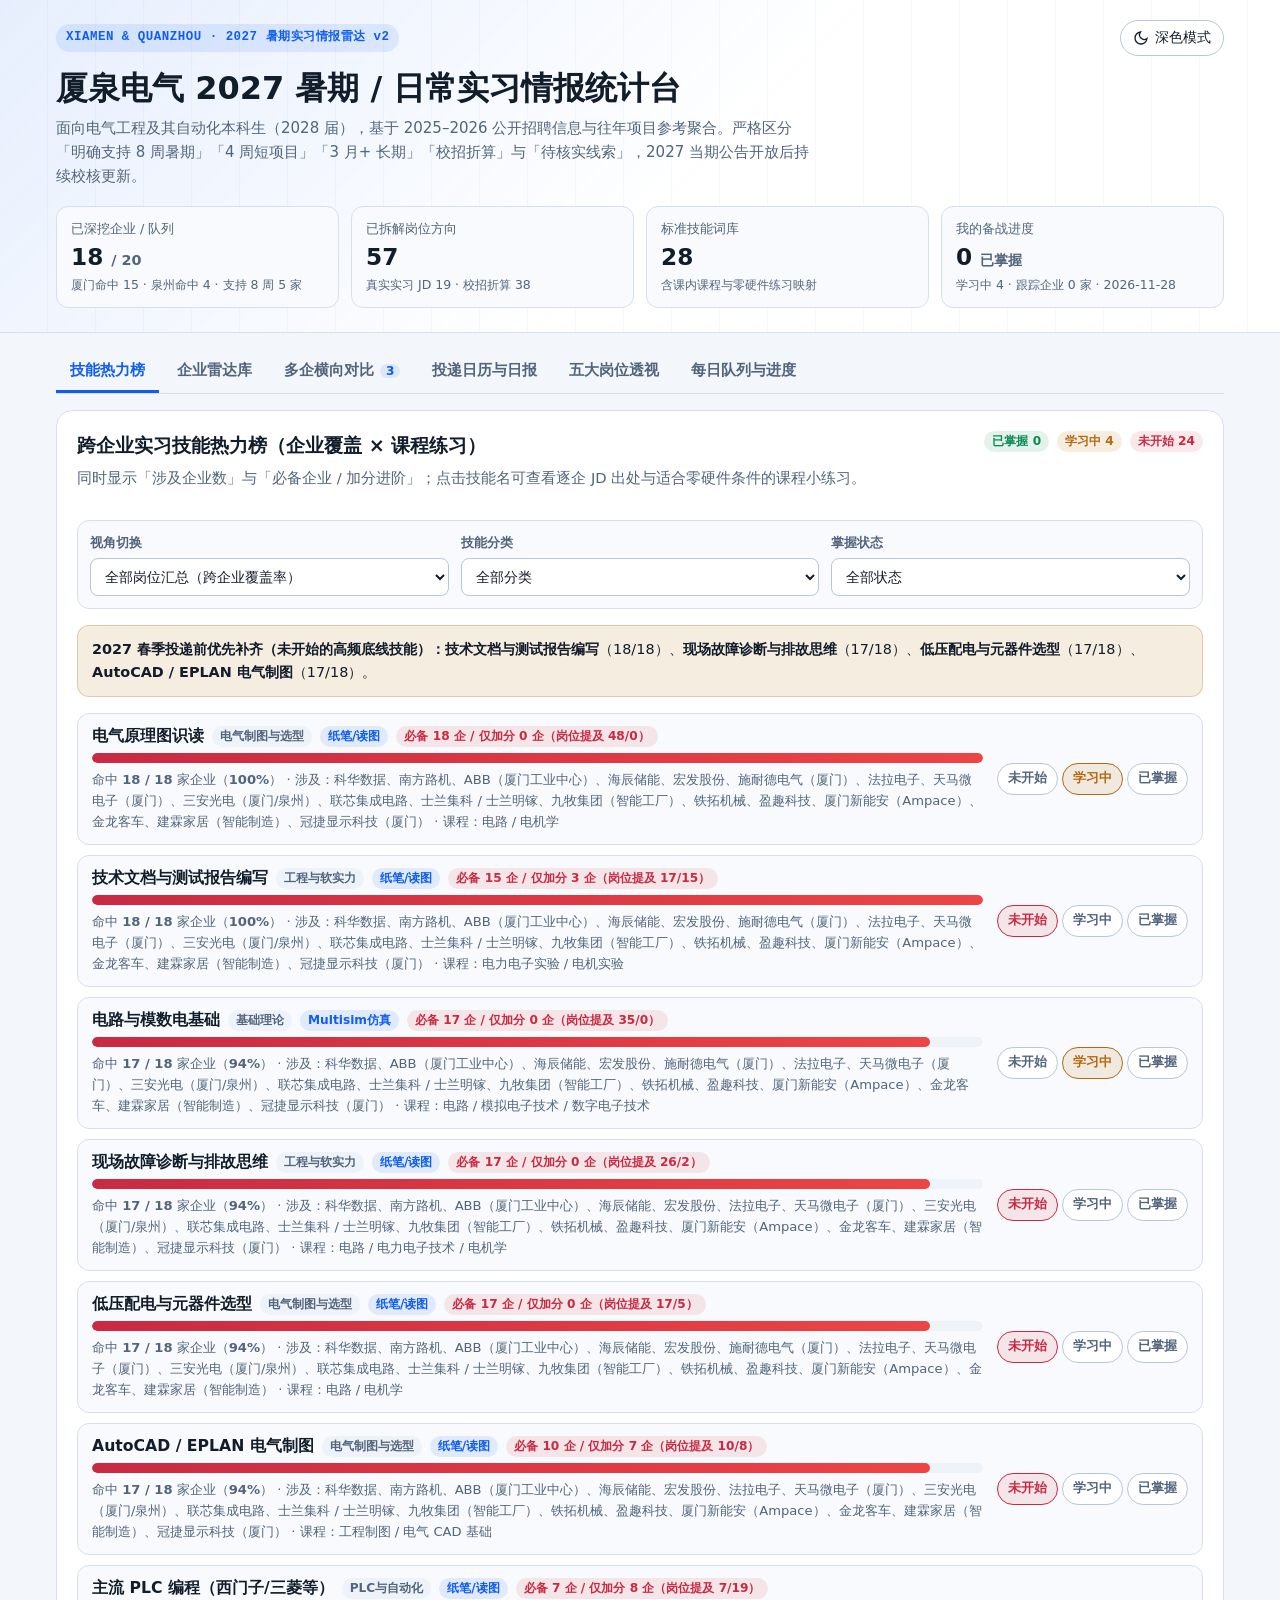
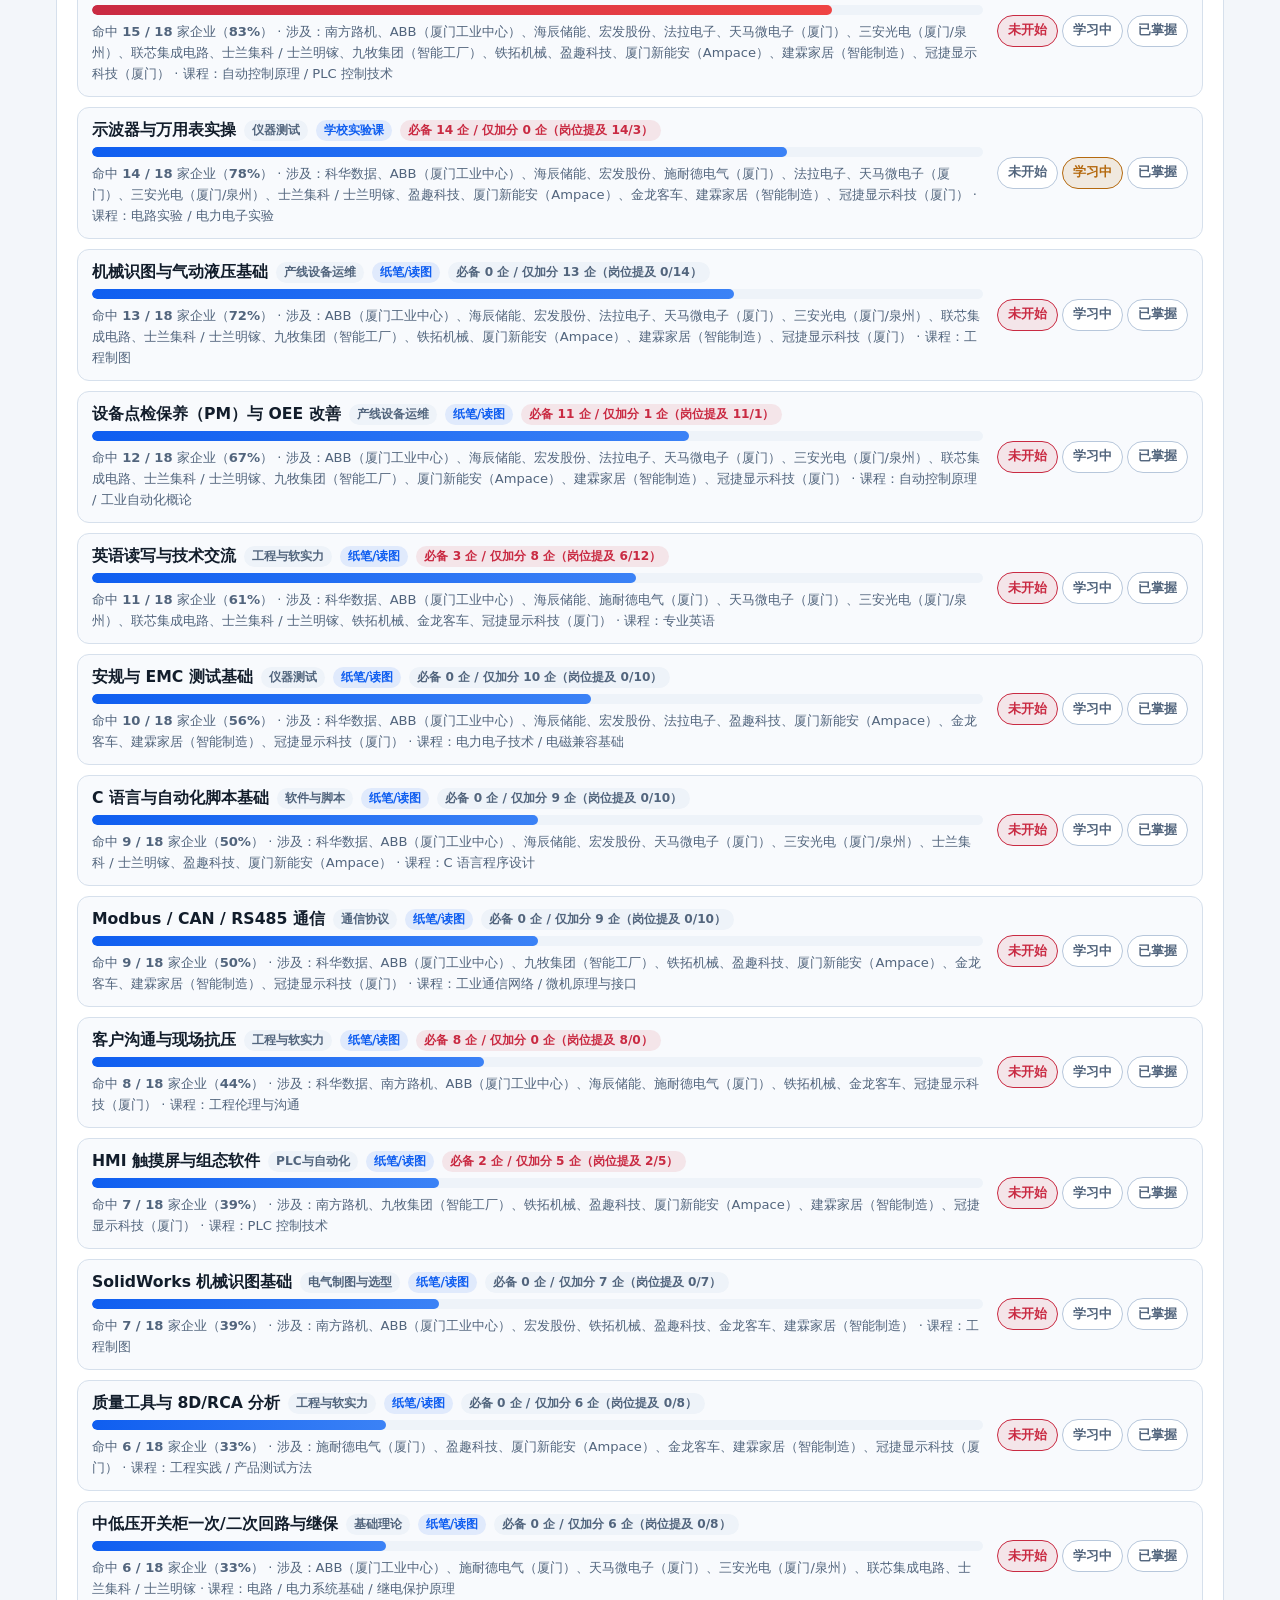
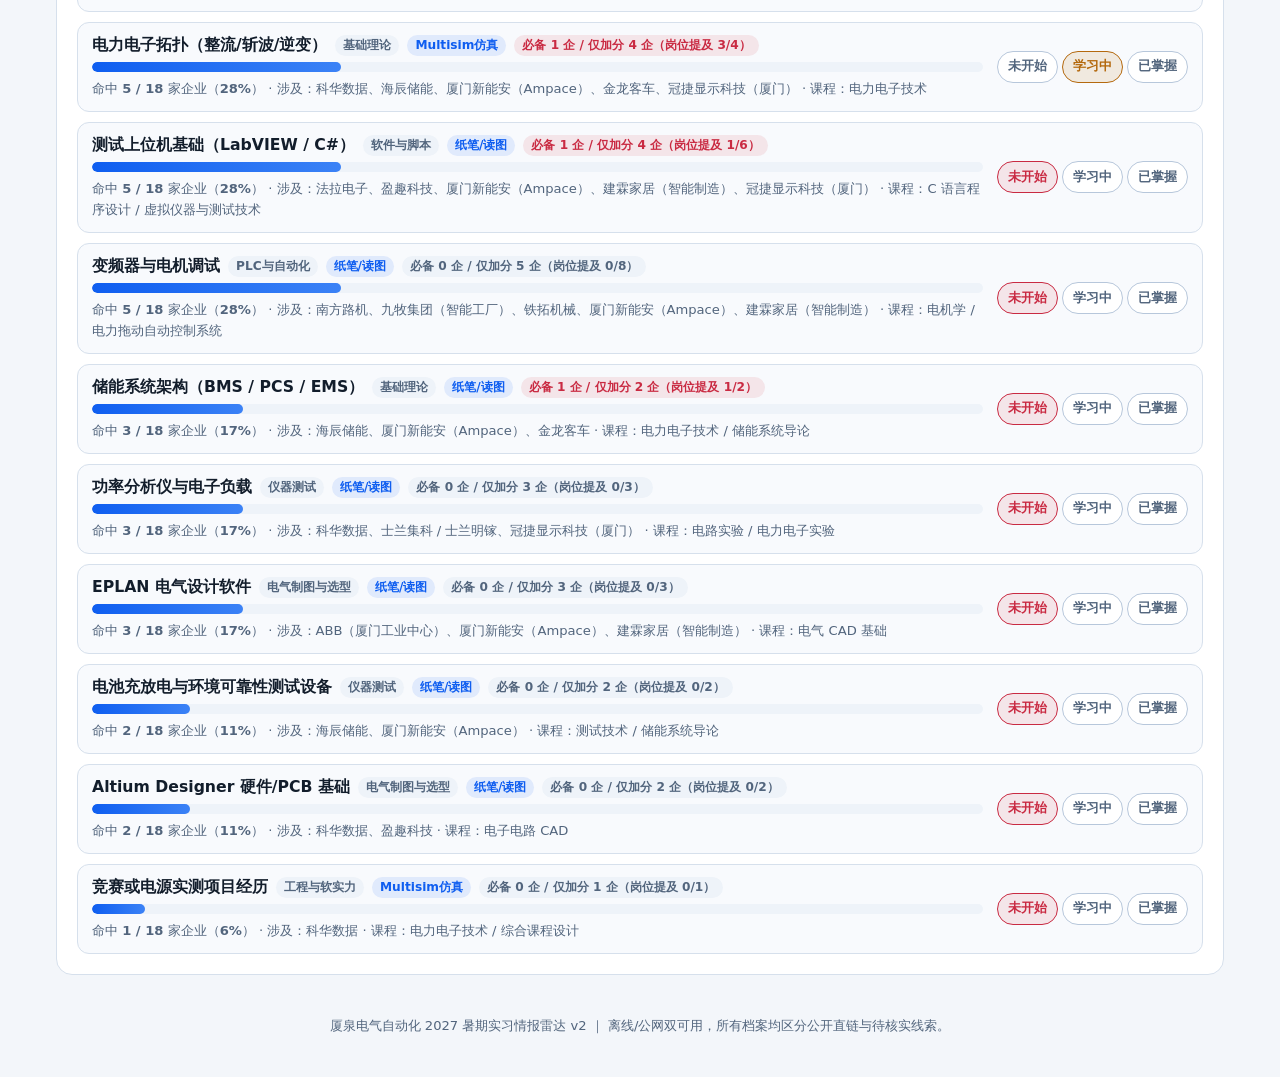
<file: docs/index.html>
<!doctype html>
<html lang="zh-CN">
<head>
  <meta charset="utf-8">
  <meta name="viewport" content="width=device-width, initial-scale=1">
  <meta name="color-scheme" content="light dark">
  <script>
    try {
      const saved = localStorage.getItem("xq-radar-color-scheme");
      document.querySelector('meta[name="color-scheme"]').content = saved || "light dark";
    } catch (_) {
      // 忽略禁用存储时的异常，回退系统主题
    }
  </script>
  <title>厦泉电气 2027 暑期实习情报雷达</title>
  <link rel="icon" href="data:image/svg+xml,%3Csvg xmlns='http://www.w3.org/2000/svg' viewBox='0 0 64 64'%3E%3Crect width='64' height='64' rx='14' fill='%230f5ef0'/%3E%3Ccircle cx='32' cy='32' r='18' fill='none' stroke='%23ffffff' stroke-width='4' opacity='0.45'/%3E%3Ccircle cx='32' cy='32' r='9' fill='none' stroke='%23ffffff' stroke-width='4'/%3E%3Cline x1='32' y1='32' x2='48' y2='16' stroke='%2338d399' stroke-width='4.5' stroke-linecap='round'/%3E%3C/svg%3E">
  <link rel="stylesheet" href="./styles.css?v=b7cb497b">
</head>
<body>
  <header class="hero">
    <div class="hero-inner">
      <div class="hero-top">
        <div class="brand-badge">XIAMEN &amp; QUANZHOU · 2027 暑期实习情报雷达 v2</div>
        <button type="button" id="themeToggle" class="theme-toggle" aria-label="切换浅色或深色主题">
          <span class="theme-opt theme-opt--to-dark">
            <svg width="16" height="16" viewBox="0 0 24 24" fill="none" stroke="currentColor" stroke-width="2" aria-hidden="true">
              <path d="M21 12.79A9 9 0 1 1 11.21 3 7 7 0 0 0 21 12.79z"/>
            </svg>
            <span>深色模式</span>
          </span>
          <span class="theme-opt theme-opt--to-light">
            <svg width="16" height="16" viewBox="0 0 24 24" fill="none" stroke="currentColor" stroke-width="2" aria-hidden="true">
              <circle cx="12" cy="12" r="4"/>
              <path d="M12 2v2m0 16v2M4.93 4.93l1.41 1.41m11.32 11.32 1.41 1.41M2 12h2m16 0h2M4.93 19.07l1.41-1.41m11.32-11.32 1.41-1.41"/>
            </svg>
            <span>浅色模式</span>
          </span>
        </button>
      </div>

      <h1 class="hero-title">厦泉电气 2027 暑期 / 日常实习情报统计台</h1>
      <p class="hero-subtitle">
        面向电气工程及其自动化本科生（2028 届），基于 2025–2026 公开招聘信息与往年项目参考聚合。严格区分「明确支持 8 周暑期」「4 周短项目」「3 月+ 长期」「校招折算」与「待核实线索」，2027 当期公告开放后持续校核更新。
      </p>

      <div id="kpiGrid" class="kpi-grid" aria-label="核心统计指标"></div>
    </div>
  </header>

  <main class="app-shell">
    <div id="liveNotice" class="toast-banner" role="status" aria-live="polite" hidden></div>

    <div class="tabs-shell">
      <div class="tablist-wrap">
        <div id="mainTablist" class="tablist scroller" role="tablist" aria-label="情报雷达功能模块">
          <button type="button" role="tab" id="tab-skills" class="tab-btn" aria-selected="true" data-panel="panel-skills">
            技能热力榜
          </button>
          <button type="button" role="tab" id="tab-companies" class="tab-btn" aria-selected="false" tabindex="-1" data-panel="panel-companies">
            企业雷达库
          </button>
          <button type="button" role="tab" id="tab-compare" class="tab-btn" aria-selected="false" tabindex="-1" data-panel="panel-compare">
            多企横向对比 <span id="compareCountPill" class="tab-pill">3</span>
          </button>
          <button type="button" role="tab" id="tab-timeline" class="tab-btn" aria-selected="false" tabindex="-1" data-panel="panel-timeline">
            投递日历与日报
          </button>
          <button type="button" role="tab" id="tab-roles" class="tab-btn" aria-selected="false" tabindex="-1" data-panel="panel-roles">
            五大岗位透视
          </button>
          <button type="button" role="tab" id="tab-queue" class="tab-btn" aria-selected="false" tabindex="-1" data-panel="panel-queue">
            每日队列与进度
          </button>
        </div>
      </div>

      <div class="panels-stage">
        <!-- Panel 1: 技能热力榜 & 个人技能缺口 + 课程小练习 -->
        <section id="panel-skills" role="tabpanel" aria-labelledby="tab-skills" class="tab-panel" tabindex="0">
          <div class="panel-inner">
            <div class="section-head">
              <div>
                <h2>跨企业实习技能热力榜（企业覆盖 × 课程练习）</h2>
                <p class="muted">同时显示「涉及企业数」与「必备企业 / 加分进阶」；点击技能名可查看逐企 JD 出处与适合零硬件条件的课程小练习。</p>
              </div>
              <div class="progress-summary-box" id="selfCheckSummary"></div>
            </div>

            <div class="filter-bar" aria-label="技能榜筛选">
              <div class="filter-group">
                <label for="skillRoleFilter">视角切换</label>
                <select id="skillRoleFilter">
                  <option value="all">全部岗位汇总（跨企业覆盖率）</option>
                </select>
              </div>
              <div class="filter-group">
                <label for="skillCategoryFilter">技能分类</label>
                <select id="skillCategoryFilter">
                  <option value="all">全部分类</option>
                </select>
              </div>
              <div class="filter-group">
                <label for="skillStatusFilter">掌握状态</label>
                <select id="skillStatusFilter">
                  <option value="all">全部状态</option>
                  <option value="todo">仅看未开始（重点缺口）</option>
                  <option value="learning">仅看学习中</option>
                  <option value="mastered">仅看已掌握</option>
                </select>
              </div>
            </div>

            <div id="gapCallout" class="gap-callout" aria-live="polite"></div>

            <div id="skillBarsContainer" class="skill-bars-list"></div>
          </div>
        </section>

        <!-- Panel 2: 企业雷达库 -->
        <section id="panel-companies" role="tabpanel" aria-labelledby="tab-companies" class="tab-panel" hidden="until-found">
          <div class="panel-inner">
            <div class="section-head">
              <div>
                <h2>已深挖企业雷达库</h2>
                <p class="muted">支持按厦门/泉州双基地、暑期 8 周真实适配度、实习方向与真实 JD 筛选，并直接计算你的个人底线准备度。</p>
              </div>
              <button type="button" id="jumpToCompareBtn" class="btn btn-primary">进入横向对比</button>
            </div>

            <div class="filter-bar" aria-label="企业筛选条件">
              <div class="filter-group">
                <label for="companyCityFilter">城市（含双基地）</label>
                <select id="companyCityFilter">
                  <option value="all">全部城市</option>
                </select>
              </div>
              <div class="filter-group">
                <label for="companyTrackFilter">赛道</label>
                <select id="companyTrackFilter">
                  <option value="all">全部赛道</option>
                </select>
              </div>
              <div class="filter-group">
                <label for="companyRoleFilter">实习方向</label>
                <select id="companyRoleFilter">
                  <option value="all">全部 5 大实习方向</option>
                </select>
              </div>
              <div class="filter-group">
                <label for="companySummerFilter">暑假 8 周真实适配</label>
                <select id="companySummerFilter">
                  <option value="all">全部项目类型</option>
                  <option value="fit-8w">明确支持约 8 周（2 月）</option>
                  <option value="short-4w">4 周短项目（满 8 周需协商）</option>
                  <option value="need-3m">倾向 3 个月及以上（6–9 月）</option>
                  <option value="negotiable">无统招网申 · 可直联协商</option>
                  <option value="long-or-senior">偏大四顶岗 / 长期实习</option>
                </select>
              </div>
              <div class="filter-group">
                <label for="companySearchInput">关键词（企业/岗位/技能）</label>
                <input id="companySearchInput" type="search" placeholder="如：PLC、科华、示波器、泉州...">
              </div>
            </div>

            <div class="filter-meta-row">
              <label class="inline-check">
                <input type="checkbox" id="companyJdOnlyCheckbox">
                <span>仅看含可对照往年实习 JD 的企业</span>
              </label>
              <div class="filter-meta-actions">
                <span id="companyResultCount" class="muted"></span>
                <button type="button" id="companyResetFiltersBtn" class="btn btn-secondary btn-sm">重置筛选</button>
              </div>
            </div>

            <div id="companyCardsGrid" class="company-grid"></div>
          </div>
        </section>

        <!-- Panel 3: 多企横向对比 -->
        <section id="panel-compare" role="tabpanel" aria-labelledby="tab-compare" class="tab-panel" hidden="until-found">
          <div class="panel-inner">
            <div class="section-head">
              <div>
                <h2>多企业并排横向对比</h2>
                <p class="muted">最多选择 4 家已深挖企业；窄屏自动转卡片并清晰标注每行对应企业，随时可点选或移除。</p>
              </div>
            </div>

            <div id="comparePicker" class="compare-picker" aria-label="选择参与对比的企业"></div>

            <div id="compareTableHost"></div>
          </div>
        </section>

        <!-- Panel 4: 2027 投递日历、个人跟踪与站内日报 -->
        <section id="panel-timeline" role="tabpanel" aria-labelledby="tab-timeline" class="tab-panel" hidden="until-found">
          <div class="panel-inner">
            <div class="section-head">
              <div>
                <h2>2027 投递观察窗口 &amp; 个人投递状态跟踪</h2>
                <p class="muted">窗口基于 2025/2026 公开资料标定为「2027 留意区间」，2027 当期简章发布后再行锁定精确截止日。个人跟踪状态保存在本地，支持导出备份。</p>
              </div>
            </div>

            <div id="timelineContainer" class="timeline-groups"></div>

            <h3 class="sub-heading">每日深挖战报阅读器</h3>
            <div id="dailyReportsHost" class="reports-panel"></div>

            <h3 class="sub-heading">二期增补候选企业池（待一期完成后按需启用）</h3>
            <div id="phase2CandidatesHost" class="company-grid"></div>
          </div>
        </section>

        <!-- Panel 5: 五大岗位透视 -->
        <section id="panel-roles" role="tabpanel" aria-labelledby="tab-roles" class="tab-panel" hidden="until-found">
          <div class="panel-inner">
            <div class="section-head">
              <div>
                <h2>五大探索岗位全景透视</h2>
                <p class="muted">逐个拆解工作内容、对应课程、统计出的高频技能（企业去重口径）与零硬件简历项目方向。</p>
              </div>
            </div>
            <div id="rolesGrid" class="roles-grid"></div>
          </div>
        </section>

        <!-- Panel 6: 每日深挖队列 & 进度导入导出 -->
        <section id="panel-queue" role="tabpanel" aria-labelledby="tab-queue" class="tab-panel" hidden="until-found">
          <div class="panel-inner">
            <div class="section-head">
              <div>
                <h2 id="queueSectionTitle">每日深挖队列与日志</h2>
                <p class="muted">本地学习进度与投递跟踪状态默认存在当前浏览器（离线 `file://` 模式下建议定期导出 JSON 备份防清缓存）。</p>
              </div>
              <div class="backup-actions">
                <button type="button" id="exportProgressBtn" class="btn btn-secondary">导出个人进度 JSON</button>
                <button type="button" id="importProgressBtn" class="btn btn-secondary">导入进度 JSON</button>
                <input type="file" id="importProgressInput" accept="application/json" hidden>
              </div>
            </div>

            <div id="changelogTimeline" class="changelog-list"></div>

            <h3 class="sub-heading" id="queueTableHeading">目标企业滚动清单</h3>
            <div id="queueTableHost"></div>
          </div>
        </section>
      </div>
    </div>
  </main>

  <footer class="site-footer">
    <p>厦泉电气自动化 2027 暑期实习情报雷达 v2 ｜ 离线/公网双可用，所有档案均区分公开直链与待核实线索。</p>
  </footer>

  <!-- 企业完整深度档案弹窗 -->
  <dialog id="companyDialog" class="radar-dialog" closedby="any" aria-labelledby="companyDialogTitle">
    <div class="dialog-shell">
      <div class="dialog-header">
        <div>
          <span id="companyDialogMeta" class="dialog-meta"></span>
          <h2 id="companyDialogTitle" class="dialog-title">企业深度档案</h2>
        </div>
        <form method="dialog">
          <button type="submit" class="icon-close-btn" aria-label="关闭企业档案弹窗">✕</button>
        </form>
      </div>
      <div id="companyDialogBody" class="dialog-body"></div>
      <div class="dialog-footer">
        <div class="dialog-footer-actions">
          <button type="button" id="copyCompanyLinkBtn" class="btn btn-secondary">复制直达链接</button>
          <button type="button" id="exportCompanyMdBtn" class="btn btn-secondary">导出 Markdown 备战卡</button>
        </div>
        <form method="dialog">
          <button type="submit" class="btn btn-primary">关闭</button>
        </form>
      </div>
    </div>
  </dialog>

  <!-- 技能出处证据与零硬件练习弹窗 -->
  <dialog id="skillDialog" class="radar-dialog radar-dialog--narrow" closedby="any" aria-labelledby="skillDialogTitle">
    <div class="dialog-shell">
      <div class="dialog-header">
        <div>
          <span id="skillDialogMeta" class="dialog-meta"></span>
          <h2 id="skillDialogTitle" class="dialog-title">技能 JD 依据与备战练习</h2>
        </div>
        <form method="dialog">
          <button type="submit" class="icon-close-btn" aria-label="关闭技能详情弹窗">✕</button>
        </form>
      </div>
      <div id="skillDialogBody" class="dialog-body"></div>
      <div class="dialog-footer">
        <form method="dialog">
          <button type="submit" class="btn btn-primary">知道了</button>
        </form>
      </div>
    </div>
  </dialog>

  <script src="./data-bundle.js?v=c3297fab"></script>
  <script src="./app.js?v=d86ec464"></script>
</body>
</html>
</file>
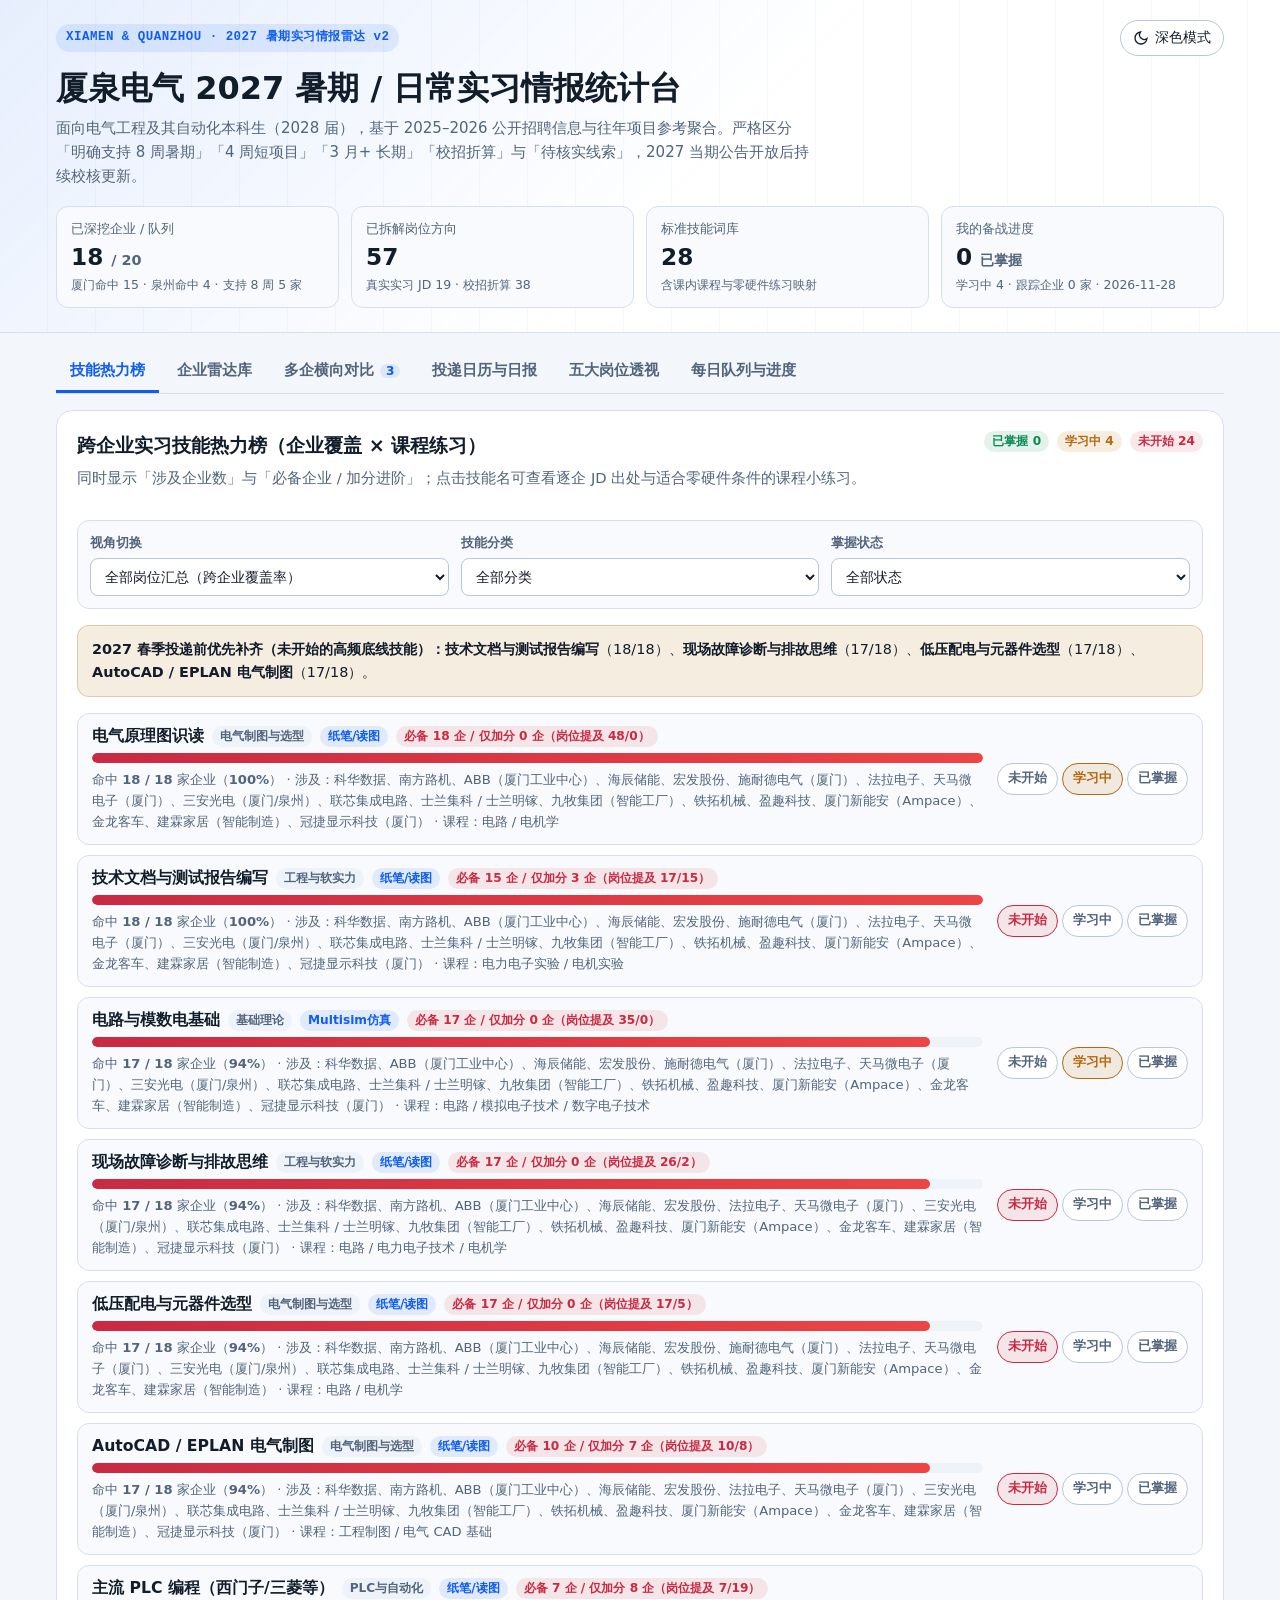
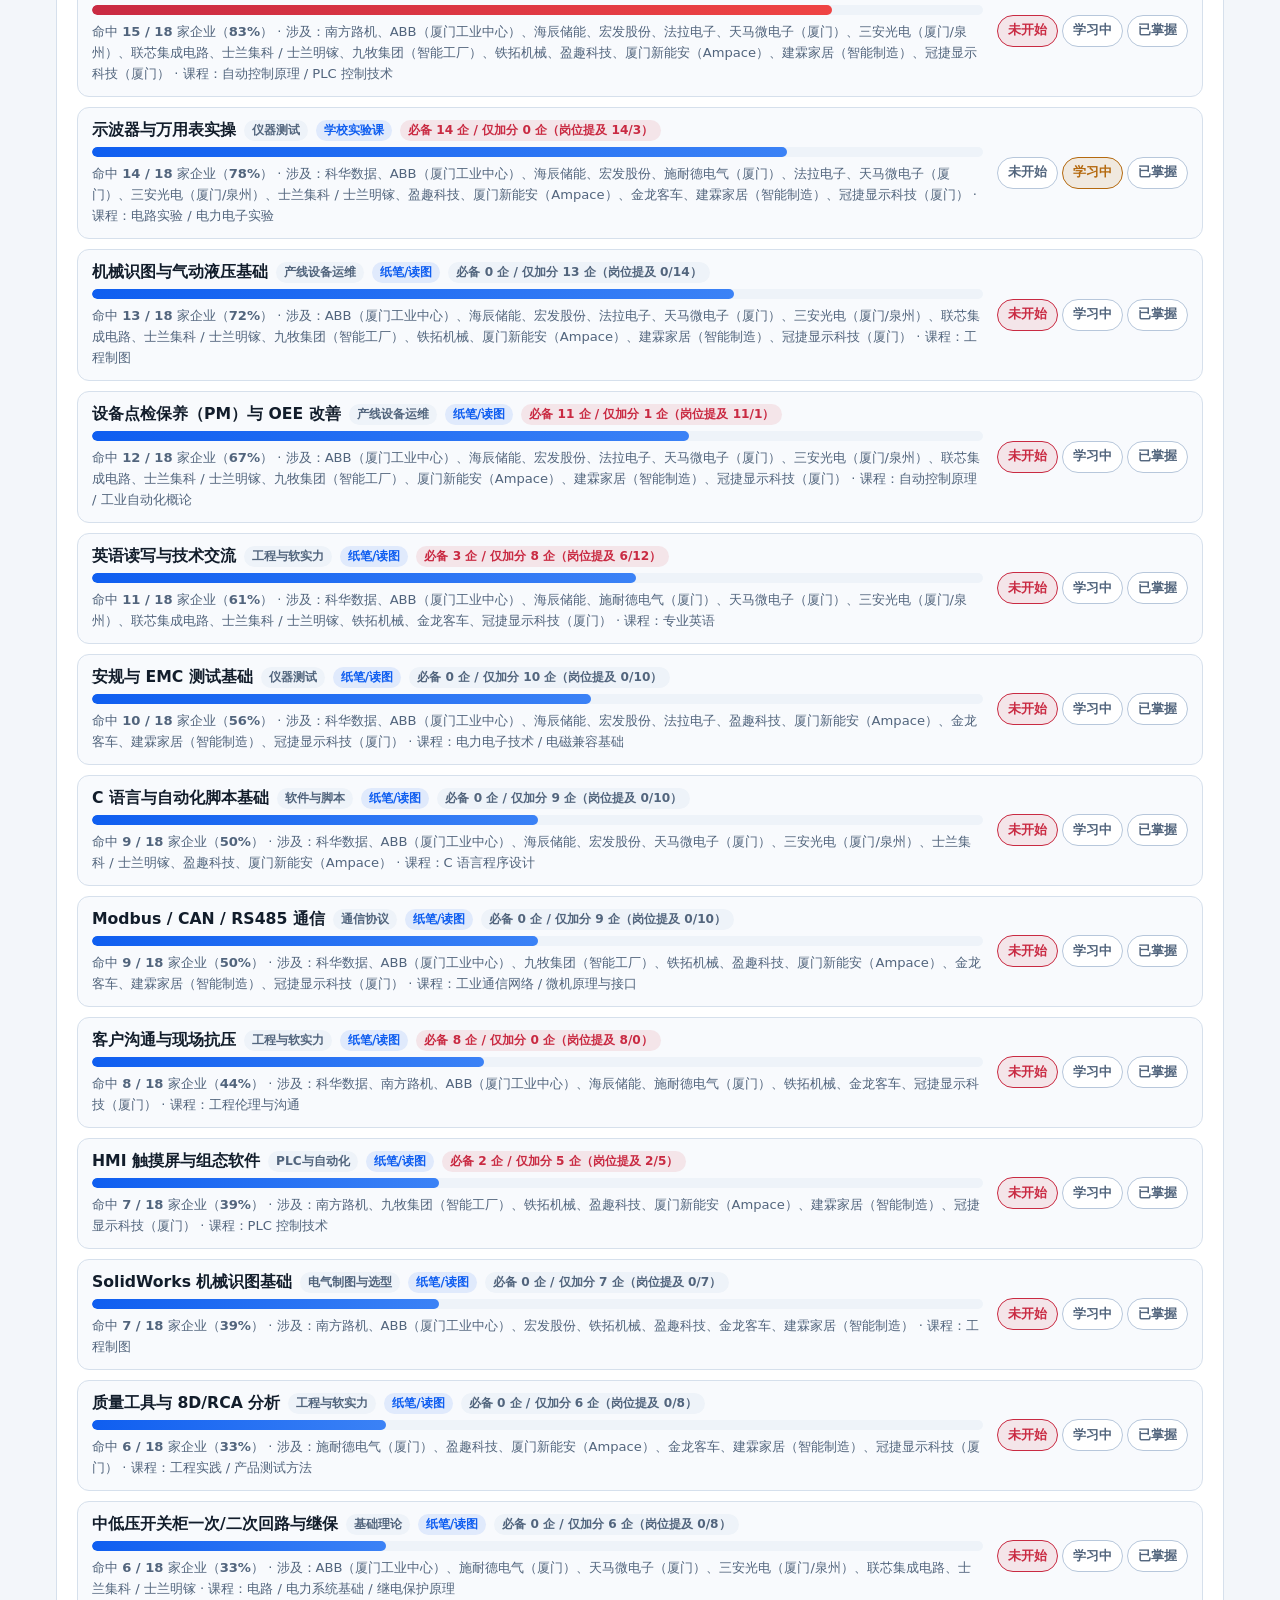
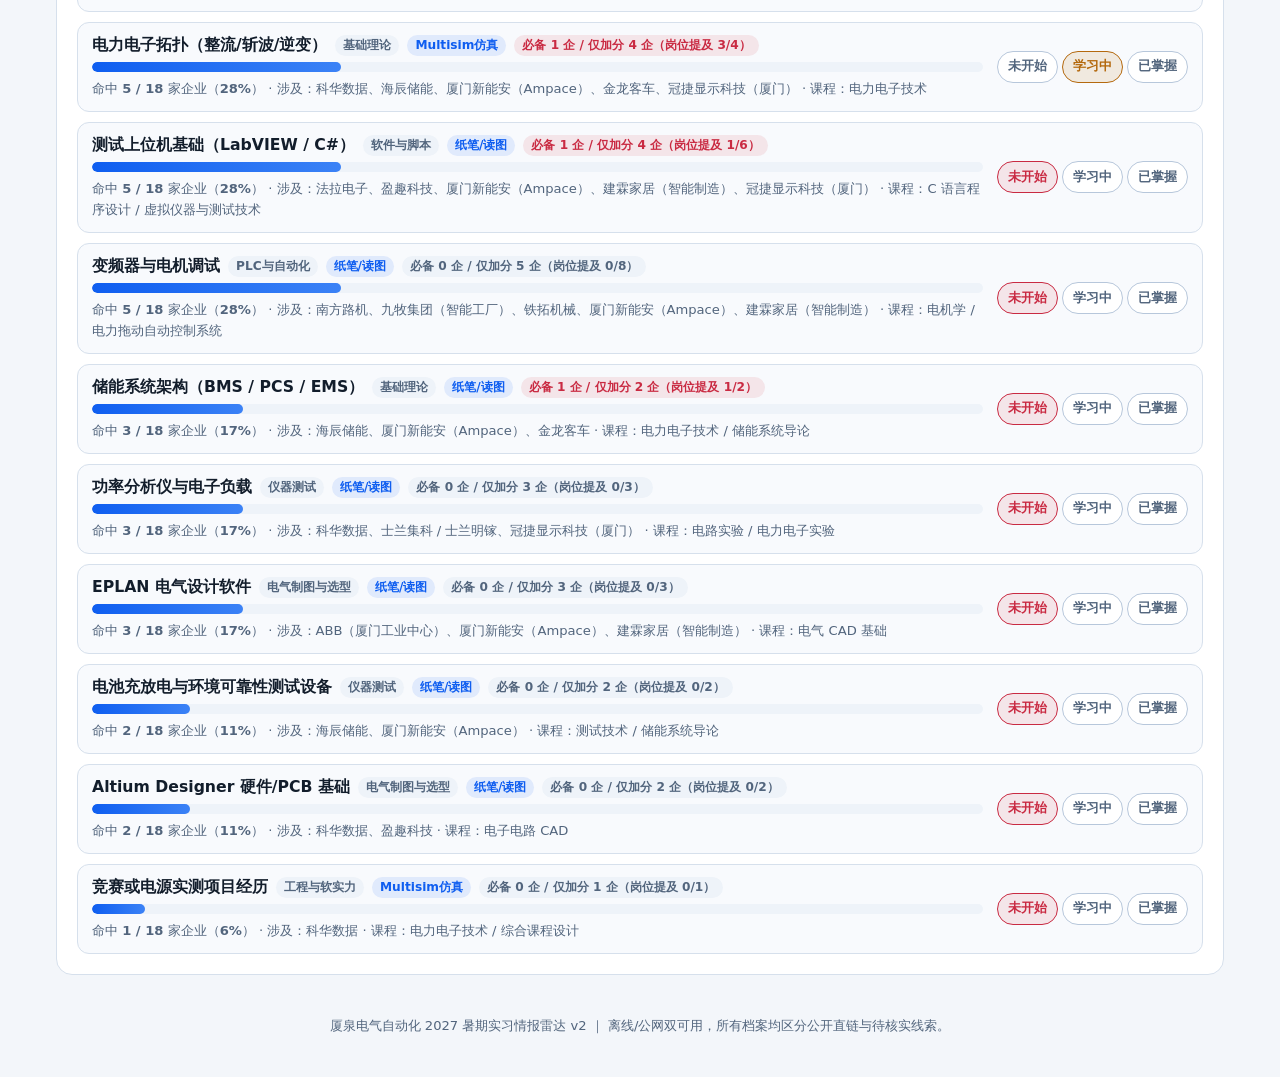
<file: web/index.html>
<!doctype html>
<html lang="zh-CN">
<head>
  <meta charset="utf-8">
  <meta name="viewport" content="width=device-width, initial-scale=1">
  <meta name="color-scheme" content="light dark">
  <script>
    try {
      const saved = localStorage.getItem("xq-radar-color-scheme");
      document.querySelector('meta[name="color-scheme"]').content = saved || "light dark";
    } catch (_) {
      // 忽略禁用存储时的异常，回退系统主题
    }
  </script>
  <title>厦泉电气 2027 暑期实习情报雷达</title>
  <link rel="icon" href="data:image/svg+xml,%3Csvg xmlns='http://www.w3.org/2000/svg' viewBox='0 0 64 64'%3E%3Crect width='64' height='64' rx='14' fill='%230f5ef0'/%3E%3Ccircle cx='32' cy='32' r='18' fill='none' stroke='%23ffffff' stroke-width='4' opacity='0.45'/%3E%3Ccircle cx='32' cy='32' r='9' fill='none' stroke='%23ffffff' stroke-width='4'/%3E%3Cline x1='32' y1='32' x2='48' y2='16' stroke='%2338d399' stroke-width='4.5' stroke-linecap='round'/%3E%3C/svg%3E">
  <link rel="stylesheet" href="./styles.css">
</head>
<body>
  <header class="hero">
    <div class="hero-inner">
      <div class="hero-top">
        <div class="brand-badge">XIAMEN &amp; QUANZHOU · 2027 暑期实习情报雷达 v2</div>
        <button type="button" id="themeToggle" class="theme-toggle" aria-label="切换浅色或深色主题">
          <span class="theme-opt theme-opt--to-dark">
            <svg width="16" height="16" viewBox="0 0 24 24" fill="none" stroke="currentColor" stroke-width="2" aria-hidden="true">
              <path d="M21 12.79A9 9 0 1 1 11.21 3 7 7 0 0 0 21 12.79z"/>
            </svg>
            <span>深色模式</span>
          </span>
          <span class="theme-opt theme-opt--to-light">
            <svg width="16" height="16" viewBox="0 0 24 24" fill="none" stroke="currentColor" stroke-width="2" aria-hidden="true">
              <circle cx="12" cy="12" r="4"/>
              <path d="M12 2v2m0 16v2M4.93 4.93l1.41 1.41m11.32 11.32 1.41 1.41M2 12h2m16 0h2M4.93 19.07l1.41-1.41m11.32-11.32 1.41-1.41"/>
            </svg>
            <span>浅色模式</span>
          </span>
        </button>
      </div>

      <h1 class="hero-title">厦泉电气 2027 暑期 / 日常实习情报统计台</h1>
      <p class="hero-subtitle">
        面向电气工程及其自动化本科生（2028 届），基于 2025–2026 公开招聘信息与往年项目参考聚合。严格区分「明确支持 8 周暑期」「4 周短项目」「3 月+ 长期」「校招折算」与「待核实线索」，2027 当期公告开放后持续校核更新。
      </p>

      <div id="kpiGrid" class="kpi-grid" aria-label="核心统计指标"></div>
    </div>
  </header>

  <main class="app-shell">
    <div id="liveNotice" class="toast-banner" role="status" aria-live="polite" hidden></div>

    <div class="tabs-shell">
      <div class="tablist-wrap">
        <div id="mainTablist" class="tablist scroller" role="tablist" aria-label="情报雷达功能模块">
          <button type="button" role="tab" id="tab-skills" class="tab-btn" aria-selected="true" data-panel="panel-skills">
            技能热力榜
          </button>
          <button type="button" role="tab" id="tab-companies" class="tab-btn" aria-selected="false" tabindex="-1" data-panel="panel-companies">
            企业雷达库
          </button>
          <button type="button" role="tab" id="tab-compare" class="tab-btn" aria-selected="false" tabindex="-1" data-panel="panel-compare">
            多企横向对比 <span id="compareCountPill" class="tab-pill">3</span>
          </button>
          <button type="button" role="tab" id="tab-timeline" class="tab-btn" aria-selected="false" tabindex="-1" data-panel="panel-timeline">
            投递日历与日报
          </button>
          <button type="button" role="tab" id="tab-roles" class="tab-btn" aria-selected="false" tabindex="-1" data-panel="panel-roles">
            五大岗位透视
          </button>
          <button type="button" role="tab" id="tab-queue" class="tab-btn" aria-selected="false" tabindex="-1" data-panel="panel-queue">
            每日队列与进度
          </button>
        </div>
      </div>

      <div class="panels-stage">
        <!-- Panel 1: 技能热力榜 & 个人技能缺口 + 课程小练习 -->
        <section id="panel-skills" role="tabpanel" aria-labelledby="tab-skills" class="tab-panel" tabindex="0">
          <div class="panel-inner">
            <div class="section-head">
              <div>
                <h2>跨企业实习技能热力榜（企业覆盖 × 课程练习）</h2>
                <p class="muted">同时显示「涉及企业数」与「必备企业 / 加分进阶」；点击技能名可查看逐企 JD 出处与适合零硬件条件的课程小练习。</p>
              </div>
              <div class="progress-summary-box" id="selfCheckSummary"></div>
            </div>

            <div class="filter-bar" aria-label="技能榜筛选">
              <div class="filter-group">
                <label for="skillRoleFilter">视角切换</label>
                <select id="skillRoleFilter">
                  <option value="all">全部岗位汇总（跨企业覆盖率）</option>
                </select>
              </div>
              <div class="filter-group">
                <label for="skillCategoryFilter">技能分类</label>
                <select id="skillCategoryFilter">
                  <option value="all">全部分类</option>
                </select>
              </div>
              <div class="filter-group">
                <label for="skillStatusFilter">掌握状态</label>
                <select id="skillStatusFilter">
                  <option value="all">全部状态</option>
                  <option value="todo">仅看未开始（重点缺口）</option>
                  <option value="learning">仅看学习中</option>
                  <option value="mastered">仅看已掌握</option>
                </select>
              </div>
            </div>

            <div id="gapCallout" class="gap-callout" aria-live="polite"></div>

            <div id="skillBarsContainer" class="skill-bars-list"></div>
          </div>
        </section>

        <!-- Panel 2: 企业雷达库 -->
        <section id="panel-companies" role="tabpanel" aria-labelledby="tab-companies" class="tab-panel" hidden="until-found">
          <div class="panel-inner">
            <div class="section-head">
              <div>
                <h2>已深挖企业雷达库</h2>
                <p class="muted">支持按厦门/泉州双基地、暑期 8 周真实适配度、实习方向与真实 JD 筛选，并直接计算你的个人底线准备度。</p>
              </div>
              <button type="button" id="jumpToCompareBtn" class="btn btn-primary">进入横向对比</button>
            </div>

            <div class="filter-bar" aria-label="企业筛选条件">
              <div class="filter-group">
                <label for="companyCityFilter">城市（含双基地）</label>
                <select id="companyCityFilter">
                  <option value="all">全部城市</option>
                </select>
              </div>
              <div class="filter-group">
                <label for="companyTrackFilter">赛道</label>
                <select id="companyTrackFilter">
                  <option value="all">全部赛道</option>
                </select>
              </div>
              <div class="filter-group">
                <label for="companyRoleFilter">实习方向</label>
                <select id="companyRoleFilter">
                  <option value="all">全部 5 大实习方向</option>
                </select>
              </div>
              <div class="filter-group">
                <label for="companySummerFilter">暑假 8 周真实适配</label>
                <select id="companySummerFilter">
                  <option value="all">全部项目类型</option>
                  <option value="fit-8w">明确支持约 8 周（2 月）</option>
                  <option value="short-4w">4 周短项目（满 8 周需协商）</option>
                  <option value="need-3m">倾向 3 个月及以上（6–9 月）</option>
                  <option value="negotiable">无统招网申 · 可直联协商</option>
                  <option value="long-or-senior">偏大四顶岗 / 长期实习</option>
                </select>
              </div>
              <div class="filter-group">
                <label for="companySearchInput">关键词（企业/岗位/技能）</label>
                <input id="companySearchInput" type="search" placeholder="如：PLC、科华、示波器、泉州...">
              </div>
            </div>

            <div class="filter-meta-row">
              <label class="inline-check">
                <input type="checkbox" id="companyJdOnlyCheckbox">
                <span>仅看含可对照往年实习 JD 的企业</span>
              </label>
              <div class="filter-meta-actions">
                <span id="companyResultCount" class="muted"></span>
                <button type="button" id="companyResetFiltersBtn" class="btn btn-secondary btn-sm">重置筛选</button>
              </div>
            </div>

            <div id="companyCardsGrid" class="company-grid"></div>
          </div>
        </section>

        <!-- Panel 3: 多企横向对比 -->
        <section id="panel-compare" role="tabpanel" aria-labelledby="tab-compare" class="tab-panel" hidden="until-found">
          <div class="panel-inner">
            <div class="section-head">
              <div>
                <h2>多企业并排横向对比</h2>
                <p class="muted">最多选择 4 家已深挖企业；窄屏自动转卡片并清晰标注每行对应企业，随时可点选或移除。</p>
              </div>
            </div>

            <div id="comparePicker" class="compare-picker" aria-label="选择参与对比的企业"></div>

            <div id="compareTableHost"></div>
          </div>
        </section>

        <!-- Panel 4: 2027 投递日历、个人跟踪与站内日报 -->
        <section id="panel-timeline" role="tabpanel" aria-labelledby="tab-timeline" class="tab-panel" hidden="until-found">
          <div class="panel-inner">
            <div class="section-head">
              <div>
                <h2>2027 投递观察窗口 &amp; 个人投递状态跟踪</h2>
                <p class="muted">窗口基于 2025/2026 公开资料标定为「2027 留意区间」，2027 当期简章发布后再行锁定精确截止日。个人跟踪状态保存在本地，支持导出备份。</p>
              </div>
            </div>

            <div id="timelineContainer" class="timeline-groups"></div>

            <h3 class="sub-heading">每日深挖战报阅读器</h3>
            <div id="dailyReportsHost" class="reports-panel"></div>

            <h3 class="sub-heading">二期增补候选企业池（待一期完成后按需启用）</h3>
            <div id="phase2CandidatesHost" class="company-grid"></div>
          </div>
        </section>

        <!-- Panel 5: 五大岗位透视 -->
        <section id="panel-roles" role="tabpanel" aria-labelledby="tab-roles" class="tab-panel" hidden="until-found">
          <div class="panel-inner">
            <div class="section-head">
              <div>
                <h2>五大探索岗位全景透视</h2>
                <p class="muted">逐个拆解工作内容、对应课程、统计出的高频技能（企业去重口径）与零硬件简历项目方向。</p>
              </div>
            </div>
            <div id="rolesGrid" class="roles-grid"></div>
          </div>
        </section>

        <!-- Panel 6: 每日深挖队列 & 进度导入导出 -->
        <section id="panel-queue" role="tabpanel" aria-labelledby="tab-queue" class="tab-panel" hidden="until-found">
          <div class="panel-inner">
            <div class="section-head">
              <div>
                <h2 id="queueSectionTitle">每日深挖队列与日志</h2>
                <p class="muted">本地学习进度与投递跟踪状态默认存在当前浏览器（离线 `file://` 模式下建议定期导出 JSON 备份防清缓存）。</p>
              </div>
              <div class="backup-actions">
                <button type="button" id="exportProgressBtn" class="btn btn-secondary">导出个人进度 JSON</button>
                <button type="button" id="importProgressBtn" class="btn btn-secondary">导入进度 JSON</button>
                <input type="file" id="importProgressInput" accept="application/json" hidden>
              </div>
            </div>

            <div id="changelogTimeline" class="changelog-list"></div>

            <h3 class="sub-heading" id="queueTableHeading">目标企业滚动清单</h3>
            <div id="queueTableHost"></div>
          </div>
        </section>
      </div>
    </div>
  </main>

  <footer class="site-footer">
    <p>厦泉电气自动化 2027 暑期实习情报雷达 v2 ｜ 离线/公网双可用，所有档案均区分公开直链与待核实线索。</p>
  </footer>

  <!-- 企业完整深度档案弹窗 -->
  <dialog id="companyDialog" class="radar-dialog" closedby="any" aria-labelledby="companyDialogTitle">
    <div class="dialog-shell">
      <div class="dialog-header">
        <div>
          <span id="companyDialogMeta" class="dialog-meta"></span>
          <h2 id="companyDialogTitle" class="dialog-title">企业深度档案</h2>
        </div>
        <form method="dialog">
          <button type="submit" class="icon-close-btn" aria-label="关闭企业档案弹窗">✕</button>
        </form>
      </div>
      <div id="companyDialogBody" class="dialog-body"></div>
      <div class="dialog-footer">
        <div class="dialog-footer-actions">
          <button type="button" id="copyCompanyLinkBtn" class="btn btn-secondary">复制直达链接</button>
          <button type="button" id="exportCompanyMdBtn" class="btn btn-secondary">导出 Markdown 备战卡</button>
        </div>
        <form method="dialog">
          <button type="submit" class="btn btn-primary">关闭</button>
        </form>
      </div>
    </div>
  </dialog>

  <!-- 技能出处证据与零硬件练习弹窗 -->
  <dialog id="skillDialog" class="radar-dialog radar-dialog--narrow" closedby="any" aria-labelledby="skillDialogTitle">
    <div class="dialog-shell">
      <div class="dialog-header">
        <div>
          <span id="skillDialogMeta" class="dialog-meta"></span>
          <h2 id="skillDialogTitle" class="dialog-title">技能 JD 依据与备战练习</h2>
        </div>
        <form method="dialog">
          <button type="submit" class="icon-close-btn" aria-label="关闭技能详情弹窗">✕</button>
        </form>
      </div>
      <div id="skillDialogBody" class="dialog-body"></div>
      <div class="dialog-footer">
        <form method="dialog">
          <button type="submit" class="btn btn-primary">知道了</button>
        </form>
      </div>
    </div>
  </dialog>

  <script src="./data-bundle.js"></script>
  <script src="./app.js"></script>
</body>
</html>
</file>
<file: docs/styles.css>
/* ==========================================================================
   厦泉电气 2027 暑期实习情报雷达 — 现代精密工程仪表盘样式
   遵循 modern-web-guidance: color-scheme + light-dark(), responsive-table,
   tabs (horizontal scroll + edge fade + until-found), light-dismiss dialog,
   container-query cards.
   ========================================================================== */

@property --fade-start {
  syntax: "<length>";
  inherits: false;
  initial-value: 0px;
}

@property --fade-end {
  syntax: "<length>";
  inherits: false;
  initial-value: 0px;
}

:root {
  color-scheme: light dark;

  --bg: light-dark(#f3f6fa, #0d131d);
  --surface: light-dark(#ffffff, #151e2c);
  --surface-alt: light-dark(#eef3f9, #1c2839);
  --surface-elevated: light-dark(#f8fafd, #192434);
  --border: light-dark(#d6e0ec, #2a394e);
  --border-strong: light-dark(#b7c7db, #3c516e);

  --text: light-dark(#121d2b, #e7eef8);
  --text-muted: light-dark(#52657d, #98adc7);

  --accent: light-dark(#0f5ef0, #5c9bff);
  --accent-soft: light-dark(rgba(15, 94, 240, 0.1), rgba(92, 155, 255, 0.16));
  --accent-ink: light-dark(#ffffff, #091321);

  --must: light-dark(#c92a42, #ff6b81);
  --must-soft: light-dark(rgba(201, 42, 66, 0.1), rgba(255, 107, 129, 0.16));

  --ok: light-dark(#0d8a55, #38d399);
  --ok-soft: light-dark(rgba(13, 138, 85, 0.11), rgba(56, 211, 153, 0.16));

  --warn: light-dark(#b4690e, #f5b942);
  --warn-soft: light-dark(rgba(180, 105, 14, 0.12), rgba(245, 185, 66, 0.16));

  --radius-sm: 8px;
  --radius-md: 12px;
  --radius-lg: 16px;
  --shadow-sm: light-dark(0 1px 3px rgba(15, 31, 56, 0.06), 0 1px 4px rgba(0, 0, 0, 0.35));
  --shadow-md: light-dark(0 8px 24px rgba(15, 31, 56, 0.08), 0 12px 30px rgba(0, 0, 0, 0.45));

  --font-sans: "Segoe UI", "PingFang SC", "Microsoft YaHei", system-ui, -apple-system, sans-serif;
  --font-mono: ui-monospace, "Cascadia Code", Consolas, monospace;

  &:has(> head > meta[name="color-scheme"][content="dark"]) {
    color-scheme: dark;
  }

  &:has(> head > meta[name="color-scheme"][content="light"]) {
    color-scheme: light;
  }
}

*, *::before, *::after {
  box-sizing: border-box;
}

body {
  margin: 0;
  font-family: var(--font-sans);
  font-size: 15px;
  line-height: 1.6;
  background: var(--bg);
  color: var(--text);
  -webkit-font-smoothing: antialiased;
}

h1, h2, h3, h4, p {
  margin-block-start: 0;
}

code {
  font-family: var(--font-mono);
  font-size: 0.88em;
  background: var(--surface-alt);
  padding: 0.12em 0.4em;
  border-radius: 5px;
}

.muted {
  color: var(--text-muted);
  font-size: 0.92rem;
}

/* ---------- 主题切换按钮（双分支由 CSS 控制显示） ---------- */
.theme-toggle {
  display: inline-flex;
  align-items: center;
  gap: 6px;
  min-height: 36px;
  padding: 6px 12px;
  border-radius: 999px;
  border: 1px solid var(--border-strong);
  background: var(--surface);
  color: var(--text);
  font-size: 0.85rem;
  font-weight: 500;
  cursor: pointer;
}

.theme-toggle:hover {
  border-color: var(--accent);
}

.theme-opt {
  display: inline-flex;
  align-items: center;
  gap: 6px;
}

/* 默认浅色下显示“切换到深色”；深色下显示“切换到浅色” */
.theme-opt--to-light {
  display: none;
}

@media (prefers-color-scheme: dark) {
  :root:not(:has(> head > meta[name="color-scheme"][content="light"])) .theme-opt--to-dark {
    display: none;
  }
  :root:not(:has(> head > meta[name="color-scheme"][content="light"])) .theme-opt--to-light {
    display: inline-flex;
  }
}

:root:has(> head > meta[name="color-scheme"][content="dark"]) .theme-opt--to-dark {
  display: none;
}

:root:has(> head > meta[name="color-scheme"][content="dark"]) .theme-opt--to-light {
  display: inline-flex;
}

:root:has(> head > meta[name="color-scheme"][content="light"]) .theme-opt--to-dark {
  display: inline-flex;
}

:root:has(> head > meta[name="color-scheme"][content="light"]) .theme-opt--to-light {
  display: none;
}

/* ---------- 顶部 Hero ---------- */
.hero {
  background:
    linear-gradient(135deg, var(--accent-soft), transparent 55%),
    repeating-linear-gradient(
      90deg,
      transparent 0 47px,
      light-dark(rgba(15, 94, 240, 0.04), rgba(92, 155, 255, 0.05)) 47px 48px
    ),
    var(--surface);
  border-block-end: 1px solid var(--border);
}

.hero-inner {
  max-width: 1200px;
  margin-inline: auto;
  padding: 20px 16px 24px;
}

.hero-top {
  display: flex;
  align-items: center;
  justify-content: space-between;
  gap: 12px;
  flex-wrap: wrap;
  margin-block-end: 12px;
}

.brand-badge {
  display: inline-flex;
  align-items: center;
  font-family: var(--font-mono);
  font-size: 0.78rem;
  font-weight: 600;
  letter-spacing: 0.04em;
  color: var(--accent);
  background: var(--accent-soft);
  padding: 4px 10px;
  border-radius: 999px;
}

.hero-title {
  font-size: clamp(1.4rem, 2.8vw, 2rem);
  line-height: 1.25;
  margin-block-end: 8px;
}

.hero-subtitle {
  max-width: 760px;
  color: var(--text-muted);
  margin-block-end: 18px;
}

.kpi-grid {
  display: grid;
  grid-template-columns: repeat(auto-fit, minmax(150px, 1fr));
  gap: 12px;
}

.kpi-card {
  background: var(--surface-elevated);
  border: 1px solid var(--border);
  border-radius: var(--radius-md);
  padding: 12px 14px;
  box-shadow: var(--shadow-sm);
}

.kpi-label {
  font-size: 0.8rem;
  color: var(--text-muted);
  margin-block-end: 4px;
}

.kpi-value {
  font-size: 1.45rem;
  font-weight: 700;
  font-variant-numeric: tabular-nums;
  line-height: 1.2;
}

.kpi-sub {
  margin-block-start: 4px;
  font-size: 0.78rem;
  color: var(--text-muted);
}

/* ---------- 主容器 & Tabs（单行滚动 + 渐隐边缘） ---------- */
.app-shell {
  max-width: 1200px;
  margin-inline: auto;
  padding: 16px 16px 40px;
}

.tablist-wrap {
  position: sticky;
  inset-block-start: 0;
  z-index: 10;
  background: var(--bg);
  border-block-end: 1px solid var(--border);
  margin-block-end: 16px;
}

.tablist.scroller {
  display: flex;
  align-items: stretch;
  gap: 4px;
  overflow-x: auto;
  scrollbar-width: none;
  scroll-snap-type: inline proximity;
  --fade-size: 2.25rem;
  --fade-dir: right;
  --fade-start-pos: 0;
  --fade-end-pos: 100%;
  padding-inline-end: 16px;
  scroll-padding-inline: var(--fade-size);
  mask:
    linear-gradient(black, black) no-clip subtract,
    linear-gradient(to var(--fade-dir), black, transparent) var(--fade-start-pos) 0 / var(--fade-start) 100% no-repeat no-clip,
    linear-gradient(to var(--fade-dir), transparent, black) var(--fade-end-pos) 0 / var(--fade-end) 100% no-repeat no-clip;
  animation: reveal-fade-start linear both, hide-fade-end linear both;
  animation-timeline: scroll(self inline);
  animation-range: 0 var(--fade-size), calc(100% - var(--fade-size)) 100%;
  transition: --fade-start 0.2s, --fade-end 0.2s;
}

.tablist.scroller::-webkit-scrollbar {
  display: none;
}

.tablist.scroller.more-start {
  --fade-start: var(--fade-size);
}

.tablist.scroller.more-end {
  --fade-end: var(--fade-size);
}

@keyframes reveal-fade-start {
  to {
    --fade-start: var(--fade-size);
  }
}

@keyframes hide-fade-end {
  from {
    --fade-end: var(--fade-size);
  }
}

.tab-btn {
  position: relative;
  flex: none;
  scroll-snap-align: start;
  display: inline-flex;
  align-items: center;
  gap: 6px;
  min-height: 44px;
  padding: 10px 14px;
  border: 0;
  background: transparent;
  color: var(--text-muted);
  font-family: inherit;
  font-size: 0.94rem;
  font-weight: 600;
  white-space: nowrap;
  cursor: pointer;
}

.tab-btn:hover {
  color: var(--text);
}

.tab-btn[aria-selected="true"] {
  color: var(--accent);
}

.tab-btn[aria-selected="true"]::after {
  content: "";
  position: absolute;
  inset: auto 0 0;
  border-block-end: 3px solid var(--accent);
}

.tab-pill {
  display: inline-flex;
  align-items: center;
  justify-content: center;
  min-inline-size: 20px;
  padding: 0 6px;
  border-radius: 999px;
  background: var(--accent-soft);
  color: var(--accent);
  font-size: 0.76rem;
  font-variant-numeric: tabular-nums;
}

/* hidden="until-found" 面板不放 padding/border/margin，由内部 .panel-inner 承载 */
.panels-stage {
  display: grid;
  align-items: start;
}

.tab-panel {
  grid-area: 1 / 1;
  position: relative;
  z-index: 1;
}

.tab-panel[hidden] {
  pointer-events: none;
  z-index: 0;
}

.panel-inner {
  background: var(--surface);
  border: 1px solid var(--border);
  border-radius: var(--radius-lg);
  padding: 20px;
  box-shadow: var(--shadow-sm);
}

@media (max-width: 600px) {
  .panel-inner {
    padding: 14px;
  }
}

/* ---------- 通用标题、按钮与筛选栏 ---------- */
.section-head {
  display: flex;
  align-items: flex-start;
  justify-content: space-between;
  gap: 14px;
  flex-wrap: wrap;
  margin-block-end: 16px;
}

.section-head h2 {
  font-size: 1.2rem;
  margin-block-end: 4px;
}

.sub-heading {
  font-size: 1.05rem;
  margin-block: 22px 12px;
}

.btn {
  display: inline-flex;
  align-items: center;
  justify-content: center;
  gap: 6px;
  min-height: 38px;
  padding: 8px 14px;
  border-radius: var(--radius-sm);
  border: 1px solid var(--border-strong);
  font-family: inherit;
  font-size: 0.88rem;
  font-weight: 600;
  cursor: pointer;
  text-decoration: none;
}

.btn-primary {
  background: var(--accent);
  border-color: var(--accent);
  color: var(--accent-ink);
}

.btn-secondary {
  background: var(--surface-alt);
  color: var(--text);
}

.btn:hover {
  filter: brightness(1.04);
}

.file-btn {
  cursor: pointer;
}

.backup-actions {
  display: flex;
  gap: 8px;
  flex-wrap: wrap;
}

.filter-bar {
  display: grid;
  grid-template-columns: repeat(auto-fit, minmax(180px, 1fr));
  gap: 12px;
  padding: 12px;
  background: var(--surface-elevated);
  border: 1px solid var(--border);
  border-radius: var(--radius-md);
  margin-block-end: 16px;
}

.filter-group {
  display: flex;
  flex-direction: column;
  gap: 4px;
}

.filter-group label {
  font-size: 0.8rem;
  font-weight: 600;
  color: var(--text-muted);
}

.filter-group select,
.filter-group input {
  min-height: 38px;
  padding: 6px 10px;
  border-radius: var(--radius-sm);
  border: 1px solid var(--border-strong);
  background: var(--surface);
  color: var(--text);
  font-family: inherit;
  font-size: 0.9rem;
}

/* ---------- 技能热力榜 ---------- */
.progress-summary-box {
  display: flex;
  gap: 8px;
  flex-wrap: wrap;
  align-items: center;
}

.gap-callout {
  padding: 12px 14px;
  border-radius: var(--radius-md);
  background: var(--warn-soft);
  border: 1px solid light-dark(rgba(180, 105, 14, 0.28), rgba(245, 185, 66, 0.3));
  margin-block-end: 16px;
  font-size: 0.9rem;
}

.skill-bars-list {
  display: flex;
  flex-direction: column;
  gap: 10px;
}

.skill-row {
  display: grid;
  grid-template-columns: minmax(0, 1fr) auto;
  gap: 10px 14px;
  align-items: center;
  padding: 12px 14px;
  border: 1px solid var(--border);
  border-radius: var(--radius-md);
  background: var(--surface-elevated);
}

@media (max-width: 640px) {
  .skill-row {
    grid-template-columns: 1fr;
  }
}

.skill-main {
  min-width: 0;
}

.skill-head {
  display: flex;
  align-items: center;
  gap: 8px;
  flex-wrap: wrap;
  margin-block-end: 6px;
}

.skill-name-btn {
  padding: 0;
  border: 0;
  background: transparent;
  color: var(--text);
  font-family: inherit;
  font-size: 0.98rem;
  font-weight: 700;
  cursor: pointer;
  text-align: start;
}

.skill-name-btn:hover {
  color: var(--accent);
  text-decoration: underline;
}

.skill-bar-track {
  position: relative;
  block-size: 10px;
  border-radius: 999px;
  background: var(--surface-alt);
  overflow: hidden;
  margin-block-end: 6px;
}

.skill-bar-fill {
  block-size: 100%;
  border-radius: 999px;
  background: linear-gradient(90deg, var(--accent), light-dark(#3b82f6, #84b6ff));
}

.skill-bar-fill--hot {
  background: linear-gradient(90deg, var(--must), light-dark(#ef4444, #ff8da1));
}

.skill-meta-line {
  font-size: 0.82rem;
  color: var(--text-muted);
}

.status-pills {
  display: inline-flex;
  gap: 4px;
  flex-wrap: wrap;
}

.status-btn {
  min-height: 32px;
  padding: 4px 10px;
  border-radius: 999px;
  border: 1px solid var(--border-strong);
  background: var(--surface);
  color: var(--text-muted);
  font-family: inherit;
  font-size: 0.8rem;
  font-weight: 600;
  cursor: pointer;
}

.status-btn[aria-pressed="true"][data-state="todo"] {
  border-color: var(--must);
  background: var(--must-soft);
  color: var(--must);
}

.status-btn[aria-pressed="true"][data-state="learning"] {
  border-color: var(--warn);
  background: var(--warn-soft);
  color: var(--warn);
}

.status-btn[aria-pressed="true"][data-state="mastered"] {
  border-color: var(--ok);
  background: var(--ok-soft);
  color: var(--ok);
}

/* ---------- 徽章 ---------- */
.badge {
  display: inline-flex;
  align-items: center;
  max-inline-size: 100%;
  padding: 2px 8px;
  border-radius: 999px;
  font-size: 0.76rem;
  font-weight: 600;
  line-height: 1.35;
  white-space: normal;
  overflow-wrap: anywhere;
}

.badge-neutral {
  background: var(--surface-alt);
  color: var(--text-muted);
}

.badge-accent {
  background: var(--accent-soft);
  color: var(--accent);
}

.badge-must {
  background: var(--must-soft);
  color: var(--must);
}

.badge-ok {
  background: var(--ok-soft);
  color: var(--ok);
}

.badge-warn {
  background: var(--warn-soft);
  color: var(--warn);
}

/* ---------- 企业卡片（容器查询 + 语义区域） ---------- */
.company-grid {
  display: grid;
  grid-template-columns: repeat(auto-fill, minmax(310px, 1fr));
  gap: 16px;
}

.card.company-card {
  container-type: inline-size;
  display: grid;
  grid-template-columns: minmax(0, 1fr);
  grid-template-rows: auto 1fr auto;
  gap: 12px;
  padding: 16px;
  border-radius: var(--radius-md);
  border: 2px solid var(--border);
  background: var(--surface-elevated);
  box-shadow: var(--shadow-sm);
  min-width: 0;
}

.card.company-card:has(.compare-check:checked) {
  border-color: var(--accent);
}

.card.company-card > header {
  display: flex;
  align-items: flex-start;
  justify-content: space-between;
  gap: 10px;
  min-width: 0;
}

.card.company-card > header > div {
  min-width: 0;
  flex: 1 1 auto;
}

.company-name {
  font-size: 1.12rem;
  margin-block-end: 4px;
}

.badge-row {
  display: flex;
  gap: 6px;
  flex-wrap: wrap;
}

.card-content {
  display: flex;
  flex-direction: column;
  gap: 10px;
  font-size: 0.9rem;
}

.info-kv {
  margin: 0;
  display: grid;
  gap: 6px;
}

.info-kv div {
  display: grid;
  grid-template-columns: 76px 1fr;
  gap: 8px;
}

@container (width < 320px) {
  .info-kv div {
    grid-template-columns: 1fr;
    gap: 2px;
  }
}

.info-kv dt {
  color: var(--text-muted);
  font-size: 0.82rem;
  font-weight: 600;
}

.info-kv dd {
  margin: 0;
}

.card.company-card > footer {
  display: flex;
  align-items: center;
  justify-content: space-between;
  gap: 10px;
  padding-block-start: 10px;
  border-block-start: 1px solid var(--border);
  flex-wrap: wrap;
}

.compare-toggle {
  display: inline-flex;
  align-items: center;
  gap: 6px;
  padding: 5px 10px;
  border-radius: var(--radius-sm);
  border: 2px solid transparent;
  background: var(--surface);
  font-size: 0.84rem;
  font-weight: 600;
  cursor: pointer;
}

.compare-toggle:has(> :checked) {
  border-color: var(--accent);
  color: var(--accent);
}

/* ---------- 多企对比选择器 ---------- */
.compare-picker {
  display: flex;
  gap: 10px;
  flex-wrap: wrap;
  margin-block-end: 16px;
}

.picker-chip {
  display: inline-flex;
  align-items: center;
  gap: 8px;
  padding: 8px 12px;
  border-radius: var(--radius-md);
  border: 2px solid var(--border);
  background: var(--surface-elevated);
  font-size: 0.9rem;
  font-weight: 600;
  cursor: pointer;
}

.picker-chip:has(> :checked) {
  border-color: var(--accent);
  background: var(--accent-soft);
  color: var(--accent);
}

/* ---------- 响应式数据表（遵循 responsive-table 指南） ---------- */
.table-wrapper {
  overflow: auto;
  max-inline-size: 100%;
  max-block-size: min(680px, 75vh);
  container-type: inline-size;
  border: 1px solid var(--border);
  border-radius: var(--radius-md);
  background: var(--surface);
}

.radar-table {
  width: 100%;
  border-collapse: separate;
  border-spacing: 0;
  font-size: 0.9rem;
}

.radar-table caption {
  text-align: start;
  padding: 10px 14px;
  font-weight: 700;
  font-size: 0.92rem;
  background: var(--surface-elevated);
  border-block-end: 1px solid var(--border);
}

.radar-table thead {
  position: sticky;
  inset-block-start: 0;
  z-index: 2;
}

.radar-table thead th {
  text-align: start;
  padding: 11px 14px;
  background: var(--surface-alt);
  border-block-end: 1px solid var(--border-strong);
  font-weight: 700;
  white-space: nowrap;
}

.radar-table tbody th {
  position: sticky;
  inset-inline-start: 0;
  z-index: 1;
  text-align: start;
  vertical-align: top;
  padding: 11px 14px;
  background: var(--surface-elevated);
  border-block-end: 1px solid var(--border);
  border-inline-end: 1px solid var(--border);
  min-inline-size: 132px;
  font-weight: 700;
}

.radar-table tbody td {
  vertical-align: top;
  padding: 11px 14px;
  border-block-end: 1px solid var(--border);
  border-inline-end: 1px solid var(--border);
  min-inline-size: 200px;
}

.radar-table tbody td:last-child {
  border-inline-end: 0;
}

.radar-table ul {
  margin: 0;
  padding-inline-start: 18px;
}

@container (width < 620px) {
  .radar-table,
  .radar-table thead,
  .radar-table tbody,
  .radar-table tr,
  .radar-table th,
  .radar-table td {
    display: block;
  }

  .radar-table thead {
    display: none;
  }

  .radar-table tbody tr {
    margin: 10px;
    border: 1px solid var(--border);
    border-radius: var(--radius-sm);
    overflow: hidden;
    background: var(--surface);
  }

  .radar-table tbody th {
    position: sticky;
    inset-block-start: 0;
    z-index: 2;
    border-inline-end: 0;
    background: var(--surface-alt);
  }

  .radar-table tbody td {
    min-inline-size: 0;
    border-inline-end: 0;
  }

  .radar-table tbody td::before {
    content: attr(data-col-label) "：";
    display: block;
    font-size: 0.78rem;
    font-weight: 700;
    color: var(--accent);
    margin-block-end: 3px;
  }
}

/* ---------- 五大岗位卡片 ---------- */
.roles-grid {
  display: grid;
  grid-template-columns: repeat(auto-fill, minmax(320px, 1fr));
  gap: 16px;
}

.role-card {
  display: flex;
  flex-direction: column;
  gap: 10px;
  padding: 16px;
  border-radius: var(--radius-md);
  border: 1px solid var(--border);
  background: var(--surface-elevated);
}

.role-card h3 {
  font-size: 1.06rem;
  margin-block-end: 2px;
}

.role-block-title {
  font-size: 0.8rem;
  font-weight: 700;
  color: var(--text-muted);
  margin-block-end: 4px;
}

.skill-chip-list {
  display: flex;
  flex-wrap: wrap;
  gap: 6px;
}

/* ---------- 每日日志 ---------- */
.changelog-list {
  display: flex;
  flex-direction: column;
  gap: 10px;
}

.changelog-item {
  padding: 14px 16px;
  border-radius: var(--radius-md);
  border-inline-start: 4px solid var(--accent);
  background: var(--surface-elevated);
  border-block: 1px solid var(--border);
  border-inline-end: 1px solid var(--border);
}

.changelog-meta {
  font-family: var(--font-mono);
  font-size: 0.8rem;
  color: var(--accent);
  font-weight: 700;
  margin-block-end: 4px;
}

/* ---------- 原生 Modal Dialog（light-dismiss） ---------- */
.radar-dialog {
  width: min(860px, calc(100vw - 24px));
  max-height: min(88vh, 860px);
  padding: 0;
  border: 1px solid var(--border-strong);
  border-radius: var(--radius-lg);
  background: var(--surface);
  color: var(--text);
  box-shadow: var(--shadow-md);
  overflow: hidden;
}

.radar-dialog--narrow {
  width: min(600px, calc(100vw - 24px));
}

.radar-dialog::backdrop {
  background: rgba(8, 15, 27, 0.56);
  backdrop-filter: blur(3px);
}

.dialog-shell {
  display: grid;
  grid-template-rows: auto minmax(0, 1fr) auto;
  max-height: min(88vh, 860px);
}

.dialog-header {
  display: flex;
  align-items: flex-start;
  justify-content: space-between;
  gap: 12px;
  padding: 16px 20px;
  border-block-end: 1px solid var(--border);
  background: var(--surface-elevated);
}

.dialog-meta {
  display: block;
  font-size: 0.8rem;
  color: var(--accent);
  font-weight: 600;
  margin-block-end: 2px;
}

.dialog-title {
  font-size: 1.2rem;
  margin: 0;
}

.icon-close-btn {
  min-width: 36px;
  min-height: 36px;
  border-radius: var(--radius-sm);
  border: 1px solid var(--border-strong);
  background: var(--surface);
  color: var(--text);
  font-size: 1rem;
  cursor: pointer;
}

.dialog-body {
  padding: 18px 20px;
  overflow-y: auto;
  display: flex;
  flex-direction: column;
  gap: 16px;
}

.dialog-section {
  padding: 14px;
  border: 1px solid var(--border);
  border-radius: var(--radius-md);
  background: var(--surface-elevated);
}

.dialog-section h3 {
  font-size: 1rem;
  margin-block-end: 8px;
}

.dialog-section ul {
  margin: 0;
  padding-inline-start: 18px;
}

.dialog-footer {
  display: flex;
  justify-content: space-between;
  align-items: center;
  gap: 10px;
  flex-wrap: wrap;
  padding: 12px 20px;
  border-block-start: 1px solid var(--border);
  background: var(--surface-elevated);
}

.dialog-footer-actions {
  display: flex;
  gap: 8px;
  flex-wrap: wrap;
}

.empty-state {
  padding: 28px 16px;
  text-align: center;
  border: 1px dashed var(--border-strong);
  border-radius: var(--radius-md);
  color: var(--text-muted);
  display: flex;
  flex-direction: column;
  align-items: center;
  gap: 12px;
}

.site-footer {
  max-width: 1200px;
  margin-inline: auto;
  padding: 0 16px 28px;
  text-align: center;
  font-size: 0.82rem;
  color: var(--text-muted);
}

/* ---------- v2 新增组件样式 ---------- */
.toast-banner {
  padding: 10px 14px;
  margin-block-end: 12px;
  border-radius: var(--radius-md);
  border: 1px solid var(--accent);
  background: var(--accent-soft);
  color: var(--text);
  font-size: 0.88rem;
  font-weight: 600;
}

.btn-sm {
  min-height: 32px;
  padding: 4px 10px;
  font-size: 0.8rem;
}

.filter-meta-row {
  display: flex;
  align-items: center;
  justify-content: space-between;
  gap: 12px;
  flex-wrap: wrap;
  margin-block-end: 14px;
}

.inline-check {
  display: inline-flex;
  align-items: center;
  gap: 8px;
  font-size: 0.88rem;
  font-weight: 600;
  cursor: pointer;
}

.filter-meta-actions {
  display: flex;
  align-items: center;
  gap: 10px;
}

.skill-badge-btn {
  border: 1px solid transparent;
  cursor: pointer;
  font-family: inherit;
  min-height: 28px;
}

.skill-badge-btn:hover {
  border-color: currentColor;
}

.micro-task-box {
  padding: 12px 14px;
  border-radius: var(--radius-md);
  border: 1px solid var(--accent);
  background: var(--accent-soft);
}

.micro-task-box h4 {
  font-size: 0.92rem;
  margin-block-end: 6px;
}

.timeline-groups {
  display: flex;
  flex-direction: column;
  gap: 16px;
}

.timeline-group {
  padding: 14px;
  border: 1px solid var(--border);
  border-radius: var(--radius-md);
  background: var(--surface-elevated);
}

.timeline-group-head {
  display: flex;
  align-items: center;
  justify-content: space-between;
  gap: 10px;
  flex-wrap: wrap;
  margin-block-end: 12px;
}

.timeline-group-head h3 {
  font-size: 1.02rem;
  margin: 0;
}

.timeline-grid {
  display: grid;
  grid-template-columns: repeat(auto-fill, minmax(280px, 1fr));
  gap: 12px;
}

.timeline-card {
  padding: 12px;
  border: 1px solid var(--border);
  border-radius: var(--radius-sm);
  background: var(--surface);
  display: flex;
  flex-direction: column;
  gap: 8px;
}

.timeline-card-top {
  display: flex;
  align-items: center;
  justify-content: space-between;
  gap: 8px;
  flex-wrap: wrap;
}

.tracker-select {
  min-height: 34px;
  padding: 4px 8px;
  border-radius: var(--radius-sm);
  border: 1px solid var(--border-strong);
  background: var(--surface-elevated);
  color: var(--text);
  font-family: inherit;
  font-size: 0.84rem;
}

.reports-panel {
  display: flex;
  flex-direction: column;
  gap: 12px;
}

.report-tabs {
  display: flex;
  gap: 8px;
  flex-wrap: wrap;
}

.report-tab-btn {
  min-height: 36px;
  padding: 6px 12px;
  border-radius: var(--radius-sm);
  border: 1px solid var(--border-strong);
  background: var(--surface-elevated);
  color: var(--text);
  font-family: inherit;
  font-size: 0.84rem;
  font-weight: 600;
  cursor: pointer;
}

.report-tab-btn[aria-pressed="true"] {
  border-color: var(--accent);
  background: var(--accent-soft);
  color: var(--accent);
}

.report-viewer {
  padding: 16px;
  border: 1px solid var(--border);
  border-radius: var(--radius-md);
  background: var(--surface-elevated);
  font-size: 0.9rem;
  overflow-x: auto;
}

.report-viewer h1,
.report-viewer h2,
.report-viewer h3 {
  margin-block: 12px 6px;
  font-size: 1rem;
}

.report-viewer blockquote {
  margin: 8px 0;
  padding: 6px 12px;
  border-inline-start: 3px solid var(--accent);
  background: var(--surface);
  color: var(--text-muted);
}

.report-viewer table {
  width: 100%;
  border-collapse: collapse;
  margin-block: 10px;
  font-size: 0.84rem;
}

.report-viewer th,
.report-viewer td {
  border: 1px solid var(--border);
  padding: 6px 8px;
  text-align: start;
}

.report-viewer th {
  background: var(--surface-alt);
}

.source-link {
  color: var(--accent);
  text-decoration: underline;
  word-break: break-all;
}
</file>
<file: web/styles.css>
/* ==========================================================================
   厦泉电气 2027 暑期实习情报雷达 — 现代精密工程仪表盘样式
   遵循 modern-web-guidance: color-scheme + light-dark(), responsive-table,
   tabs (horizontal scroll + edge fade + until-found), light-dismiss dialog,
   container-query cards.
   ========================================================================== */

@property --fade-start {
  syntax: "<length>";
  inherits: false;
  initial-value: 0px;
}

@property --fade-end {
  syntax: "<length>";
  inherits: false;
  initial-value: 0px;
}

:root {
  color-scheme: light dark;

  --bg: light-dark(#f3f6fa, #0d131d);
  --surface: light-dark(#ffffff, #151e2c);
  --surface-alt: light-dark(#eef3f9, #1c2839);
  --surface-elevated: light-dark(#f8fafd, #192434);
  --border: light-dark(#d6e0ec, #2a394e);
  --border-strong: light-dark(#b7c7db, #3c516e);

  --text: light-dark(#121d2b, #e7eef8);
  --text-muted: light-dark(#52657d, #98adc7);

  --accent: light-dark(#0f5ef0, #5c9bff);
  --accent-soft: light-dark(rgba(15, 94, 240, 0.1), rgba(92, 155, 255, 0.16));
  --accent-ink: light-dark(#ffffff, #091321);

  --must: light-dark(#c92a42, #ff6b81);
  --must-soft: light-dark(rgba(201, 42, 66, 0.1), rgba(255, 107, 129, 0.16));

  --ok: light-dark(#0d8a55, #38d399);
  --ok-soft: light-dark(rgba(13, 138, 85, 0.11), rgba(56, 211, 153, 0.16));

  --warn: light-dark(#b4690e, #f5b942);
  --warn-soft: light-dark(rgba(180, 105, 14, 0.12), rgba(245, 185, 66, 0.16));

  --radius-sm: 8px;
  --radius-md: 12px;
  --radius-lg: 16px;
  --shadow-sm: light-dark(0 1px 3px rgba(15, 31, 56, 0.06), 0 1px 4px rgba(0, 0, 0, 0.35));
  --shadow-md: light-dark(0 8px 24px rgba(15, 31, 56, 0.08), 0 12px 30px rgba(0, 0, 0, 0.45));

  --font-sans: "Segoe UI", "PingFang SC", "Microsoft YaHei", system-ui, -apple-system, sans-serif;
  --font-mono: ui-monospace, "Cascadia Code", Consolas, monospace;

  &:has(> head > meta[name="color-scheme"][content="dark"]) {
    color-scheme: dark;
  }

  &:has(> head > meta[name="color-scheme"][content="light"]) {
    color-scheme: light;
  }
}

*, *::before, *::after {
  box-sizing: border-box;
}

body {
  margin: 0;
  font-family: var(--font-sans);
  font-size: 15px;
  line-height: 1.6;
  background: var(--bg);
  color: var(--text);
  -webkit-font-smoothing: antialiased;
}

h1, h2, h3, h4, p {
  margin-block-start: 0;
}

code {
  font-family: var(--font-mono);
  font-size: 0.88em;
  background: var(--surface-alt);
  padding: 0.12em 0.4em;
  border-radius: 5px;
}

.muted {
  color: var(--text-muted);
  font-size: 0.92rem;
}

/* ---------- 主题切换按钮（双分支由 CSS 控制显示） ---------- */
.theme-toggle {
  display: inline-flex;
  align-items: center;
  gap: 6px;
  min-height: 36px;
  padding: 6px 12px;
  border-radius: 999px;
  border: 1px solid var(--border-strong);
  background: var(--surface);
  color: var(--text);
  font-size: 0.85rem;
  font-weight: 500;
  cursor: pointer;
}

.theme-toggle:hover {
  border-color: var(--accent);
}

.theme-opt {
  display: inline-flex;
  align-items: center;
  gap: 6px;
}

/* 默认浅色下显示“切换到深色”；深色下显示“切换到浅色” */
.theme-opt--to-light {
  display: none;
}

@media (prefers-color-scheme: dark) {
  :root:not(:has(> head > meta[name="color-scheme"][content="light"])) .theme-opt--to-dark {
    display: none;
  }
  :root:not(:has(> head > meta[name="color-scheme"][content="light"])) .theme-opt--to-light {
    display: inline-flex;
  }
}

:root:has(> head > meta[name="color-scheme"][content="dark"]) .theme-opt--to-dark {
  display: none;
}

:root:has(> head > meta[name="color-scheme"][content="dark"]) .theme-opt--to-light {
  display: inline-flex;
}

:root:has(> head > meta[name="color-scheme"][content="light"]) .theme-opt--to-dark {
  display: inline-flex;
}

:root:has(> head > meta[name="color-scheme"][content="light"]) .theme-opt--to-light {
  display: none;
}

/* ---------- 顶部 Hero ---------- */
.hero {
  background:
    linear-gradient(135deg, var(--accent-soft), transparent 55%),
    repeating-linear-gradient(
      90deg,
      transparent 0 47px,
      light-dark(rgba(15, 94, 240, 0.04), rgba(92, 155, 255, 0.05)) 47px 48px
    ),
    var(--surface);
  border-block-end: 1px solid var(--border);
}

.hero-inner {
  max-width: 1200px;
  margin-inline: auto;
  padding: 20px 16px 24px;
}

.hero-top {
  display: flex;
  align-items: center;
  justify-content: space-between;
  gap: 12px;
  flex-wrap: wrap;
  margin-block-end: 12px;
}

.brand-badge {
  display: inline-flex;
  align-items: center;
  font-family: var(--font-mono);
  font-size: 0.78rem;
  font-weight: 600;
  letter-spacing: 0.04em;
  color: var(--accent);
  background: var(--accent-soft);
  padding: 4px 10px;
  border-radius: 999px;
}

.hero-title {
  font-size: clamp(1.4rem, 2.8vw, 2rem);
  line-height: 1.25;
  margin-block-end: 8px;
}

.hero-subtitle {
  max-width: 760px;
  color: var(--text-muted);
  margin-block-end: 18px;
}

.kpi-grid {
  display: grid;
  grid-template-columns: repeat(auto-fit, minmax(150px, 1fr));
  gap: 12px;
}

.kpi-card {
  background: var(--surface-elevated);
  border: 1px solid var(--border);
  border-radius: var(--radius-md);
  padding: 12px 14px;
  box-shadow: var(--shadow-sm);
}

.kpi-label {
  font-size: 0.8rem;
  color: var(--text-muted);
  margin-block-end: 4px;
}

.kpi-value {
  font-size: 1.45rem;
  font-weight: 700;
  font-variant-numeric: tabular-nums;
  line-height: 1.2;
}

.kpi-sub {
  margin-block-start: 4px;
  font-size: 0.78rem;
  color: var(--text-muted);
}

/* ---------- 主容器 & Tabs（单行滚动 + 渐隐边缘） ---------- */
.app-shell {
  max-width: 1200px;
  margin-inline: auto;
  padding: 16px 16px 40px;
}

.tablist-wrap {
  position: sticky;
  inset-block-start: 0;
  z-index: 10;
  background: var(--bg);
  border-block-end: 1px solid var(--border);
  margin-block-end: 16px;
}

.tablist.scroller {
  display: flex;
  align-items: stretch;
  gap: 4px;
  overflow-x: auto;
  scrollbar-width: none;
  scroll-snap-type: inline proximity;
  --fade-size: 2.25rem;
  --fade-dir: right;
  --fade-start-pos: 0;
  --fade-end-pos: 100%;
  padding-inline-end: 16px;
  scroll-padding-inline: var(--fade-size);
  mask:
    linear-gradient(black, black) no-clip subtract,
    linear-gradient(to var(--fade-dir), black, transparent) var(--fade-start-pos) 0 / var(--fade-start) 100% no-repeat no-clip,
    linear-gradient(to var(--fade-dir), transparent, black) var(--fade-end-pos) 0 / var(--fade-end) 100% no-repeat no-clip;
  animation: reveal-fade-start linear both, hide-fade-end linear both;
  animation-timeline: scroll(self inline);
  animation-range: 0 var(--fade-size), calc(100% - var(--fade-size)) 100%;
  transition: --fade-start 0.2s, --fade-end 0.2s;
}

.tablist.scroller::-webkit-scrollbar {
  display: none;
}

.tablist.scroller.more-start {
  --fade-start: var(--fade-size);
}

.tablist.scroller.more-end {
  --fade-end: var(--fade-size);
}

@keyframes reveal-fade-start {
  to {
    --fade-start: var(--fade-size);
  }
}

@keyframes hide-fade-end {
  from {
    --fade-end: var(--fade-size);
  }
}

.tab-btn {
  position: relative;
  flex: none;
  scroll-snap-align: start;
  display: inline-flex;
  align-items: center;
  gap: 6px;
  min-height: 44px;
  padding: 10px 14px;
  border: 0;
  background: transparent;
  color: var(--text-muted);
  font-family: inherit;
  font-size: 0.94rem;
  font-weight: 600;
  white-space: nowrap;
  cursor: pointer;
}

.tab-btn:hover {
  color: var(--text);
}

.tab-btn[aria-selected="true"] {
  color: var(--accent);
}

.tab-btn[aria-selected="true"]::after {
  content: "";
  position: absolute;
  inset: auto 0 0;
  border-block-end: 3px solid var(--accent);
}

.tab-pill {
  display: inline-flex;
  align-items: center;
  justify-content: center;
  min-inline-size: 20px;
  padding: 0 6px;
  border-radius: 999px;
  background: var(--accent-soft);
  color: var(--accent);
  font-size: 0.76rem;
  font-variant-numeric: tabular-nums;
}

/* hidden="until-found" 面板不放 padding/border/margin，由内部 .panel-inner 承载 */
.panels-stage {
  display: grid;
  align-items: start;
}

.tab-panel {
  grid-area: 1 / 1;
  position: relative;
  z-index: 1;
}

.tab-panel[hidden] {
  pointer-events: none;
  z-index: 0;
}

.panel-inner {
  background: var(--surface);
  border: 1px solid var(--border);
  border-radius: var(--radius-lg);
  padding: 20px;
  box-shadow: var(--shadow-sm);
}

@media (max-width: 600px) {
  .panel-inner {
    padding: 14px;
  }
}

/* ---------- 通用标题、按钮与筛选栏 ---------- */
.section-head {
  display: flex;
  align-items: flex-start;
  justify-content: space-between;
  gap: 14px;
  flex-wrap: wrap;
  margin-block-end: 16px;
}

.section-head h2 {
  font-size: 1.2rem;
  margin-block-end: 4px;
}

.sub-heading {
  font-size: 1.05rem;
  margin-block: 22px 12px;
}

.btn {
  display: inline-flex;
  align-items: center;
  justify-content: center;
  gap: 6px;
  min-height: 38px;
  padding: 8px 14px;
  border-radius: var(--radius-sm);
  border: 1px solid var(--border-strong);
  font-family: inherit;
  font-size: 0.88rem;
  font-weight: 600;
  cursor: pointer;
  text-decoration: none;
}

.btn-primary {
  background: var(--accent);
  border-color: var(--accent);
  color: var(--accent-ink);
}

.btn-secondary {
  background: var(--surface-alt);
  color: var(--text);
}

.btn:hover {
  filter: brightness(1.04);
}

.file-btn {
  cursor: pointer;
}

.backup-actions {
  display: flex;
  gap: 8px;
  flex-wrap: wrap;
}

.filter-bar {
  display: grid;
  grid-template-columns: repeat(auto-fit, minmax(180px, 1fr));
  gap: 12px;
  padding: 12px;
  background: var(--surface-elevated);
  border: 1px solid var(--border);
  border-radius: var(--radius-md);
  margin-block-end: 16px;
}

.filter-group {
  display: flex;
  flex-direction: column;
  gap: 4px;
}

.filter-group label {
  font-size: 0.8rem;
  font-weight: 600;
  color: var(--text-muted);
}

.filter-group select,
.filter-group input {
  min-height: 38px;
  padding: 6px 10px;
  border-radius: var(--radius-sm);
  border: 1px solid var(--border-strong);
  background: var(--surface);
  color: var(--text);
  font-family: inherit;
  font-size: 0.9rem;
}

/* ---------- 技能热力榜 ---------- */
.progress-summary-box {
  display: flex;
  gap: 8px;
  flex-wrap: wrap;
  align-items: center;
}

.gap-callout {
  padding: 12px 14px;
  border-radius: var(--radius-md);
  background: var(--warn-soft);
  border: 1px solid light-dark(rgba(180, 105, 14, 0.28), rgba(245, 185, 66, 0.3));
  margin-block-end: 16px;
  font-size: 0.9rem;
}

.skill-bars-list {
  display: flex;
  flex-direction: column;
  gap: 10px;
}

.skill-row {
  display: grid;
  grid-template-columns: minmax(0, 1fr) auto;
  gap: 10px 14px;
  align-items: center;
  padding: 12px 14px;
  border: 1px solid var(--border);
  border-radius: var(--radius-md);
  background: var(--surface-elevated);
}

@media (max-width: 640px) {
  .skill-row {
    grid-template-columns: 1fr;
  }
}

.skill-main {
  min-width: 0;
}

.skill-head {
  display: flex;
  align-items: center;
  gap: 8px;
  flex-wrap: wrap;
  margin-block-end: 6px;
}

.skill-name-btn {
  padding: 0;
  border: 0;
  background: transparent;
  color: var(--text);
  font-family: inherit;
  font-size: 0.98rem;
  font-weight: 700;
  cursor: pointer;
  text-align: start;
}

.skill-name-btn:hover {
  color: var(--accent);
  text-decoration: underline;
}

.skill-bar-track {
  position: relative;
  block-size: 10px;
  border-radius: 999px;
  background: var(--surface-alt);
  overflow: hidden;
  margin-block-end: 6px;
}

.skill-bar-fill {
  block-size: 100%;
  border-radius: 999px;
  background: linear-gradient(90deg, var(--accent), light-dark(#3b82f6, #84b6ff));
}

.skill-bar-fill--hot {
  background: linear-gradient(90deg, var(--must), light-dark(#ef4444, #ff8da1));
}

.skill-meta-line {
  font-size: 0.82rem;
  color: var(--text-muted);
}

.status-pills {
  display: inline-flex;
  gap: 4px;
  flex-wrap: wrap;
}

.status-btn {
  min-height: 32px;
  padding: 4px 10px;
  border-radius: 999px;
  border: 1px solid var(--border-strong);
  background: var(--surface);
  color: var(--text-muted);
  font-family: inherit;
  font-size: 0.8rem;
  font-weight: 600;
  cursor: pointer;
}

.status-btn[aria-pressed="true"][data-state="todo"] {
  border-color: var(--must);
  background: var(--must-soft);
  color: var(--must);
}

.status-btn[aria-pressed="true"][data-state="learning"] {
  border-color: var(--warn);
  background: var(--warn-soft);
  color: var(--warn);
}

.status-btn[aria-pressed="true"][data-state="mastered"] {
  border-color: var(--ok);
  background: var(--ok-soft);
  color: var(--ok);
}

/* ---------- 徽章 ---------- */
.badge {
  display: inline-flex;
  align-items: center;
  max-inline-size: 100%;
  padding: 2px 8px;
  border-radius: 999px;
  font-size: 0.76rem;
  font-weight: 600;
  line-height: 1.35;
  white-space: normal;
  overflow-wrap: anywhere;
}

.badge-neutral {
  background: var(--surface-alt);
  color: var(--text-muted);
}

.badge-accent {
  background: var(--accent-soft);
  color: var(--accent);
}

.badge-must {
  background: var(--must-soft);
  color: var(--must);
}

.badge-ok {
  background: var(--ok-soft);
  color: var(--ok);
}

.badge-warn {
  background: var(--warn-soft);
  color: var(--warn);
}

/* ---------- 企业卡片（容器查询 + 语义区域） ---------- */
.company-grid {
  display: grid;
  grid-template-columns: repeat(auto-fill, minmax(310px, 1fr));
  gap: 16px;
}

.card.company-card {
  container-type: inline-size;
  display: grid;
  grid-template-columns: minmax(0, 1fr);
  grid-template-rows: auto 1fr auto;
  gap: 12px;
  padding: 16px;
  border-radius: var(--radius-md);
  border: 2px solid var(--border);
  background: var(--surface-elevated);
  box-shadow: var(--shadow-sm);
  min-width: 0;
}

.card.company-card:has(.compare-check:checked) {
  border-color: var(--accent);
}

.card.company-card > header {
  display: flex;
  align-items: flex-start;
  justify-content: space-between;
  gap: 10px;
  min-width: 0;
}

.card.company-card > header > div {
  min-width: 0;
  flex: 1 1 auto;
}

.company-name {
  font-size: 1.12rem;
  margin-block-end: 4px;
}

.badge-row {
  display: flex;
  gap: 6px;
  flex-wrap: wrap;
}

.card-content {
  display: flex;
  flex-direction: column;
  gap: 10px;
  font-size: 0.9rem;
}

.info-kv {
  margin: 0;
  display: grid;
  gap: 6px;
}

.info-kv div {
  display: grid;
  grid-template-columns: 76px 1fr;
  gap: 8px;
}

@container (width < 320px) {
  .info-kv div {
    grid-template-columns: 1fr;
    gap: 2px;
  }
}

.info-kv dt {
  color: var(--text-muted);
  font-size: 0.82rem;
  font-weight: 600;
}

.info-kv dd {
  margin: 0;
}

.card.company-card > footer {
  display: flex;
  align-items: center;
  justify-content: space-between;
  gap: 10px;
  padding-block-start: 10px;
  border-block-start: 1px solid var(--border);
  flex-wrap: wrap;
}

.compare-toggle {
  display: inline-flex;
  align-items: center;
  gap: 6px;
  padding: 5px 10px;
  border-radius: var(--radius-sm);
  border: 2px solid transparent;
  background: var(--surface);
  font-size: 0.84rem;
  font-weight: 600;
  cursor: pointer;
}

.compare-toggle:has(> :checked) {
  border-color: var(--accent);
  color: var(--accent);
}

/* ---------- 多企对比选择器 ---------- */
.compare-picker {
  display: flex;
  gap: 10px;
  flex-wrap: wrap;
  margin-block-end: 16px;
}

.picker-chip {
  display: inline-flex;
  align-items: center;
  gap: 8px;
  padding: 8px 12px;
  border-radius: var(--radius-md);
  border: 2px solid var(--border);
  background: var(--surface-elevated);
  font-size: 0.9rem;
  font-weight: 600;
  cursor: pointer;
}

.picker-chip:has(> :checked) {
  border-color: var(--accent);
  background: var(--accent-soft);
  color: var(--accent);
}

/* ---------- 响应式数据表（遵循 responsive-table 指南） ---------- */
.table-wrapper {
  overflow: auto;
  max-inline-size: 100%;
  max-block-size: min(680px, 75vh);
  container-type: inline-size;
  border: 1px solid var(--border);
  border-radius: var(--radius-md);
  background: var(--surface);
}

.radar-table {
  width: 100%;
  border-collapse: separate;
  border-spacing: 0;
  font-size: 0.9rem;
}

.radar-table caption {
  text-align: start;
  padding: 10px 14px;
  font-weight: 700;
  font-size: 0.92rem;
  background: var(--surface-elevated);
  border-block-end: 1px solid var(--border);
}

.radar-table thead {
  position: sticky;
  inset-block-start: 0;
  z-index: 2;
}

.radar-table thead th {
  text-align: start;
  padding: 11px 14px;
  background: var(--surface-alt);
  border-block-end: 1px solid var(--border-strong);
  font-weight: 700;
  white-space: nowrap;
}

.radar-table tbody th {
  position: sticky;
  inset-inline-start: 0;
  z-index: 1;
  text-align: start;
  vertical-align: top;
  padding: 11px 14px;
  background: var(--surface-elevated);
  border-block-end: 1px solid var(--border);
  border-inline-end: 1px solid var(--border);
  min-inline-size: 132px;
  font-weight: 700;
}

.radar-table tbody td {
  vertical-align: top;
  padding: 11px 14px;
  border-block-end: 1px solid var(--border);
  border-inline-end: 1px solid var(--border);
  min-inline-size: 200px;
}

.radar-table tbody td:last-child {
  border-inline-end: 0;
}

.radar-table ul {
  margin: 0;
  padding-inline-start: 18px;
}

@container (width < 620px) {
  .radar-table,
  .radar-table thead,
  .radar-table tbody,
  .radar-table tr,
  .radar-table th,
  .radar-table td {
    display: block;
  }

  .radar-table thead {
    display: none;
  }

  .radar-table tbody tr {
    margin: 10px;
    border: 1px solid var(--border);
    border-radius: var(--radius-sm);
    overflow: hidden;
    background: var(--surface);
  }

  .radar-table tbody th {
    position: sticky;
    inset-block-start: 0;
    z-index: 2;
    border-inline-end: 0;
    background: var(--surface-alt);
  }

  .radar-table tbody td {
    min-inline-size: 0;
    border-inline-end: 0;
  }

  .radar-table tbody td::before {
    content: attr(data-col-label) "：";
    display: block;
    font-size: 0.78rem;
    font-weight: 700;
    color: var(--accent);
    margin-block-end: 3px;
  }
}

/* ---------- 五大岗位卡片 ---------- */
.roles-grid {
  display: grid;
  grid-template-columns: repeat(auto-fill, minmax(320px, 1fr));
  gap: 16px;
}

.role-card {
  display: flex;
  flex-direction: column;
  gap: 10px;
  padding: 16px;
  border-radius: var(--radius-md);
  border: 1px solid var(--border);
  background: var(--surface-elevated);
}

.role-card h3 {
  font-size: 1.06rem;
  margin-block-end: 2px;
}

.role-block-title {
  font-size: 0.8rem;
  font-weight: 700;
  color: var(--text-muted);
  margin-block-end: 4px;
}

.skill-chip-list {
  display: flex;
  flex-wrap: wrap;
  gap: 6px;
}

/* ---------- 每日日志 ---------- */
.changelog-list {
  display: flex;
  flex-direction: column;
  gap: 10px;
}

.changelog-item {
  padding: 14px 16px;
  border-radius: var(--radius-md);
  border-inline-start: 4px solid var(--accent);
  background: var(--surface-elevated);
  border-block: 1px solid var(--border);
  border-inline-end: 1px solid var(--border);
}

.changelog-meta {
  font-family: var(--font-mono);
  font-size: 0.8rem;
  color: var(--accent);
  font-weight: 700;
  margin-block-end: 4px;
}

/* ---------- 原生 Modal Dialog（light-dismiss） ---------- */
.radar-dialog {
  width: min(860px, calc(100vw - 24px));
  max-height: min(88vh, 860px);
  padding: 0;
  border: 1px solid var(--border-strong);
  border-radius: var(--radius-lg);
  background: var(--surface);
  color: var(--text);
  box-shadow: var(--shadow-md);
  overflow: hidden;
}

.radar-dialog--narrow {
  width: min(600px, calc(100vw - 24px));
}

.radar-dialog::backdrop {
  background: rgba(8, 15, 27, 0.56);
  backdrop-filter: blur(3px);
}

.dialog-shell {
  display: grid;
  grid-template-rows: auto minmax(0, 1fr) auto;
  max-height: min(88vh, 860px);
}

.dialog-header {
  display: flex;
  align-items: flex-start;
  justify-content: space-between;
  gap: 12px;
  padding: 16px 20px;
  border-block-end: 1px solid var(--border);
  background: var(--surface-elevated);
}

.dialog-meta {
  display: block;
  font-size: 0.8rem;
  color: var(--accent);
  font-weight: 600;
  margin-block-end: 2px;
}

.dialog-title {
  font-size: 1.2rem;
  margin: 0;
}

.icon-close-btn {
  min-width: 36px;
  min-height: 36px;
  border-radius: var(--radius-sm);
  border: 1px solid var(--border-strong);
  background: var(--surface);
  color: var(--text);
  font-size: 1rem;
  cursor: pointer;
}

.dialog-body {
  padding: 18px 20px;
  overflow-y: auto;
  display: flex;
  flex-direction: column;
  gap: 16px;
}

.dialog-section {
  padding: 14px;
  border: 1px solid var(--border);
  border-radius: var(--radius-md);
  background: var(--surface-elevated);
}

.dialog-section h3 {
  font-size: 1rem;
  margin-block-end: 8px;
}

.dialog-section ul {
  margin: 0;
  padding-inline-start: 18px;
}

.dialog-footer {
  display: flex;
  justify-content: space-between;
  align-items: center;
  gap: 10px;
  flex-wrap: wrap;
  padding: 12px 20px;
  border-block-start: 1px solid var(--border);
  background: var(--surface-elevated);
}

.dialog-footer-actions {
  display: flex;
  gap: 8px;
  flex-wrap: wrap;
}

.empty-state {
  padding: 28px 16px;
  text-align: center;
  border: 1px dashed var(--border-strong);
  border-radius: var(--radius-md);
  color: var(--text-muted);
  display: flex;
  flex-direction: column;
  align-items: center;
  gap: 12px;
}

.site-footer {
  max-width: 1200px;
  margin-inline: auto;
  padding: 0 16px 28px;
  text-align: center;
  font-size: 0.82rem;
  color: var(--text-muted);
}

/* ---------- v2 新增组件样式 ---------- */
.toast-banner {
  padding: 10px 14px;
  margin-block-end: 12px;
  border-radius: var(--radius-md);
  border: 1px solid var(--accent);
  background: var(--accent-soft);
  color: var(--text);
  font-size: 0.88rem;
  font-weight: 600;
}

.btn-sm {
  min-height: 32px;
  padding: 4px 10px;
  font-size: 0.8rem;
}

.filter-meta-row {
  display: flex;
  align-items: center;
  justify-content: space-between;
  gap: 12px;
  flex-wrap: wrap;
  margin-block-end: 14px;
}

.inline-check {
  display: inline-flex;
  align-items: center;
  gap: 8px;
  font-size: 0.88rem;
  font-weight: 600;
  cursor: pointer;
}

.filter-meta-actions {
  display: flex;
  align-items: center;
  gap: 10px;
}

.skill-badge-btn {
  border: 1px solid transparent;
  cursor: pointer;
  font-family: inherit;
  min-height: 28px;
}

.skill-badge-btn:hover {
  border-color: currentColor;
}

.micro-task-box {
  padding: 12px 14px;
  border-radius: var(--radius-md);
  border: 1px solid var(--accent);
  background: var(--accent-soft);
}

.micro-task-box h4 {
  font-size: 0.92rem;
  margin-block-end: 6px;
}

.timeline-groups {
  display: flex;
  flex-direction: column;
  gap: 16px;
}

.timeline-group {
  padding: 14px;
  border: 1px solid var(--border);
  border-radius: var(--radius-md);
  background: var(--surface-elevated);
}

.timeline-group-head {
  display: flex;
  align-items: center;
  justify-content: space-between;
  gap: 10px;
  flex-wrap: wrap;
  margin-block-end: 12px;
}

.timeline-group-head h3 {
  font-size: 1.02rem;
  margin: 0;
}

.timeline-grid {
  display: grid;
  grid-template-columns: repeat(auto-fill, minmax(280px, 1fr));
  gap: 12px;
}

.timeline-card {
  padding: 12px;
  border: 1px solid var(--border);
  border-radius: var(--radius-sm);
  background: var(--surface);
  display: flex;
  flex-direction: column;
  gap: 8px;
}

.timeline-card-top {
  display: flex;
  align-items: center;
  justify-content: space-between;
  gap: 8px;
  flex-wrap: wrap;
}

.tracker-select {
  min-height: 34px;
  padding: 4px 8px;
  border-radius: var(--radius-sm);
  border: 1px solid var(--border-strong);
  background: var(--surface-elevated);
  color: var(--text);
  font-family: inherit;
  font-size: 0.84rem;
}

.reports-panel {
  display: flex;
  flex-direction: column;
  gap: 12px;
}

.report-tabs {
  display: flex;
  gap: 8px;
  flex-wrap: wrap;
}

.report-tab-btn {
  min-height: 36px;
  padding: 6px 12px;
  border-radius: var(--radius-sm);
  border: 1px solid var(--border-strong);
  background: var(--surface-elevated);
  color: var(--text);
  font-family: inherit;
  font-size: 0.84rem;
  font-weight: 600;
  cursor: pointer;
}

.report-tab-btn[aria-pressed="true"] {
  border-color: var(--accent);
  background: var(--accent-soft);
  color: var(--accent);
}

.report-viewer {
  padding: 16px;
  border: 1px solid var(--border);
  border-radius: var(--radius-md);
  background: var(--surface-elevated);
  font-size: 0.9rem;
  overflow-x: auto;
}

.report-viewer h1,
.report-viewer h2,
.report-viewer h3 {
  margin-block: 12px 6px;
  font-size: 1rem;
}

.report-viewer blockquote {
  margin: 8px 0;
  padding: 6px 12px;
  border-inline-start: 3px solid var(--accent);
  background: var(--surface);
  color: var(--text-muted);
}

.report-viewer table {
  width: 100%;
  border-collapse: collapse;
  margin-block: 10px;
  font-size: 0.84rem;
}

.report-viewer th,
.report-viewer td {
  border: 1px solid var(--border);
  padding: 6px 8px;
  text-align: start;
}

.report-viewer th {
  background: var(--surface-alt);
}

.source-link {
  color: var(--accent);
  text-decoration: underline;
  word-break: break-all;
}
</file>
